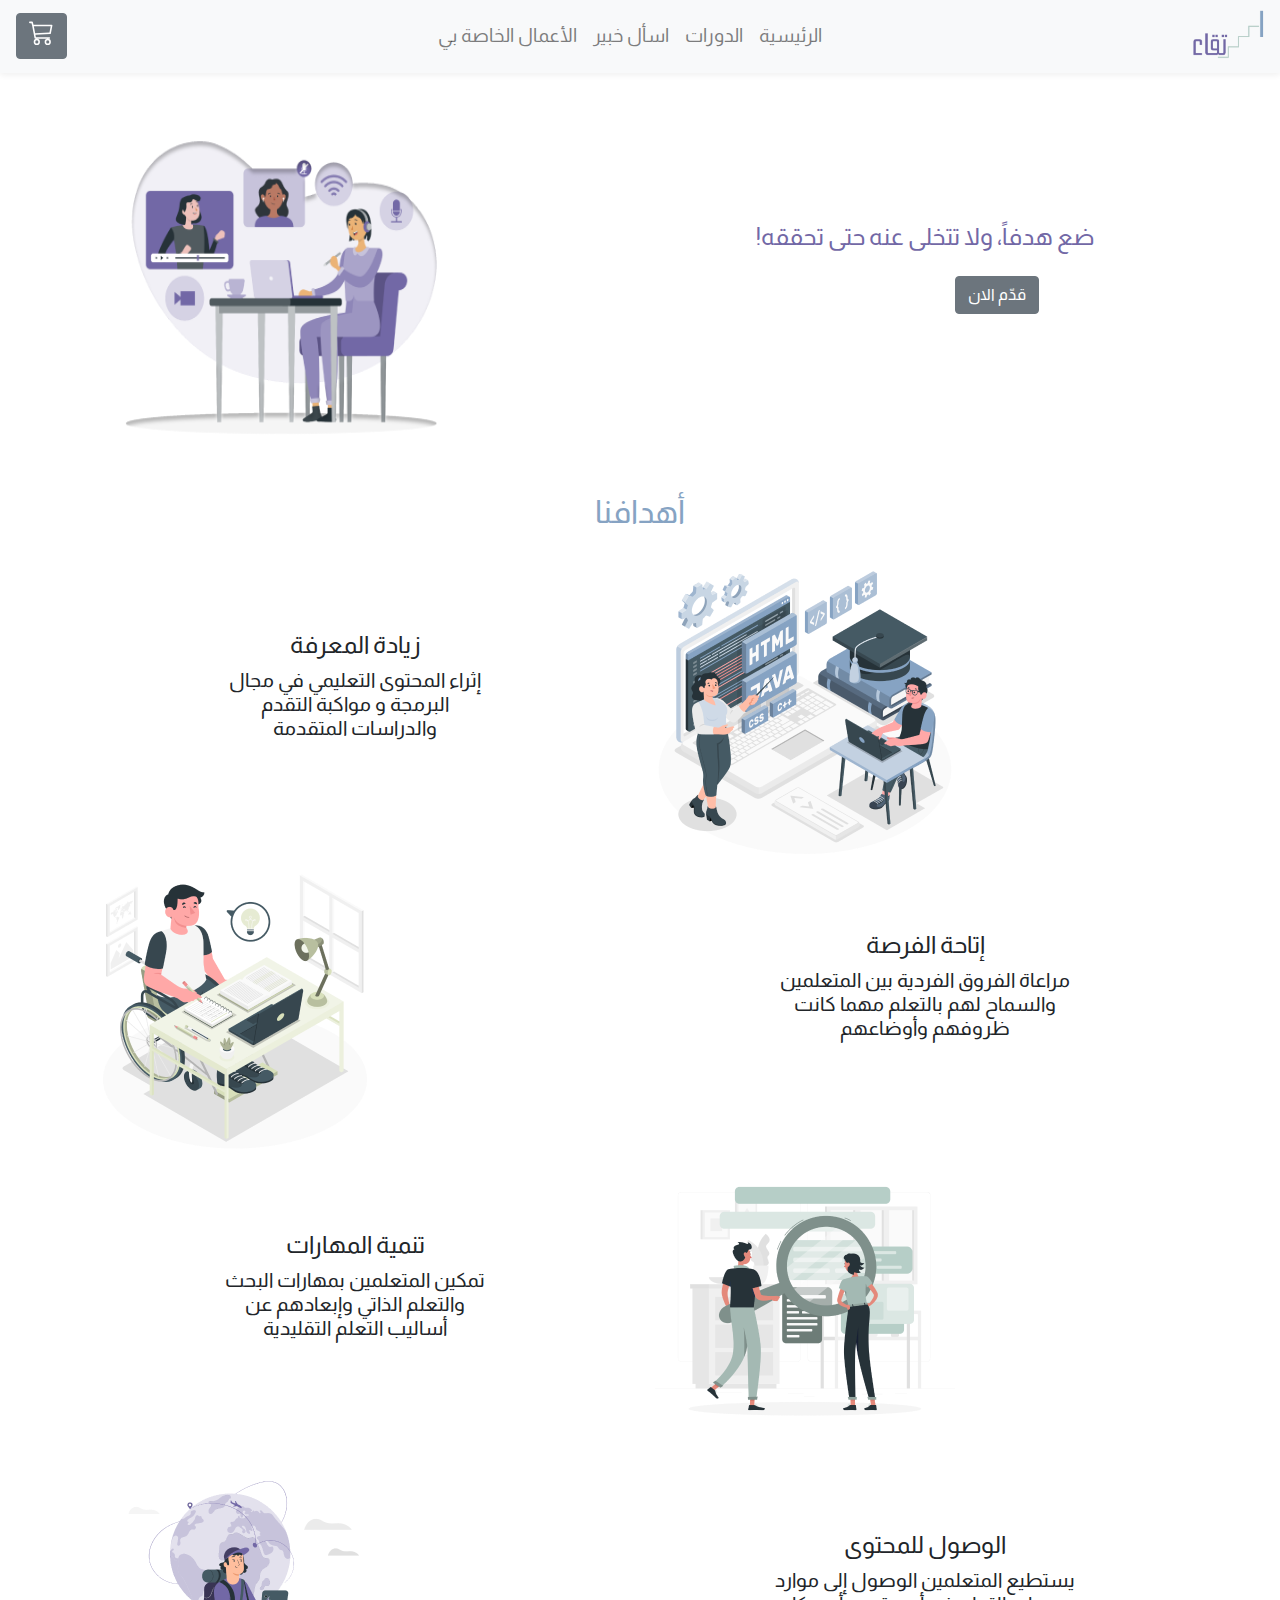
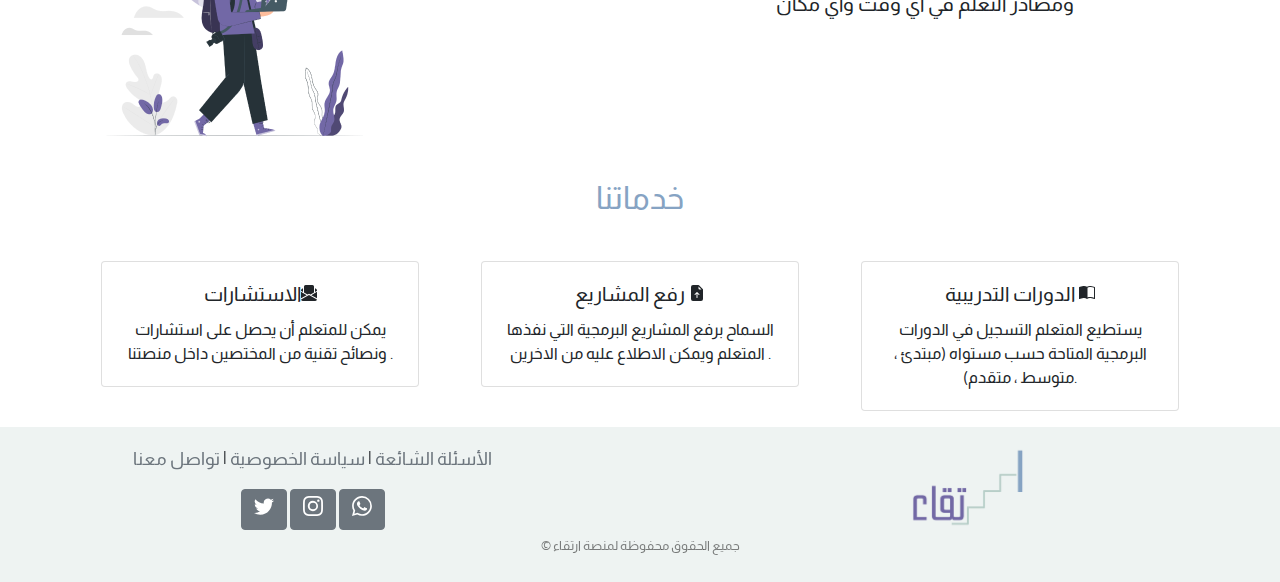
<file: code11/index.html>
<!doctype html>
<html lang="en">

<head>
    <!-- Required meta tags -->
    <meta charset="utf-8">
    <meta name="viewport" content="width=device-width, initial-scale=1, shrink-to-fit=no">
<link rel="icon" href="l.png.png" type="image/png">
    <!-- Bootstrap CSS -->
    <link rel="stylesheet" href="https://cdn.jsdelivr.net/npm/bootstrap@4.0.0/dist/css/bootstrap.min.css"
        integrity="sha384-Gn5384xqQ1aoWXA+058RXPxPg6fy4IWvTNh0E263XmFcJlSAwiGgFAW/dAiS6JXm" crossorigin="anonymous">

    <link rel="stylesheet" href="style.css">
    <title>الصفحة الرئيسية</title>
</head>

<body>
    <!-- nav -->
    <nav class="navbar navbar-expand-lg navbar-light bg-light">
        <form class="form-inline my-2 my-lg-0">
            <button class="btn btn-secondary my-2 my-sm-0"><svg xmlns="http://www.w3.org/2000/svg" width="25"
                    height="25" fill="currentColor" class="bi bi-cart3" viewBox="0 0 16 16">
                    <path
                        d="M0 1.5A.5.5 0 0 1 .5 1H2a.5.5 0 0 1 .485.379L2.89 3H14.5a.5.5 0 0 1 .49.598l-1 5a.5.5 0 0 1-.465.401l-9.397.472L4.415 11H13a.5.5 0 0 1 0 1H4a.5.5 0 0 1-.491-.408L2.01 3.607 1.61 2H.5a.5.5 0 0 1-.5-.5zM3.102 4l.84 4.479 9.144-.459L13.89 4H3.102zM5 12a2 2 0 1 0 0 4 2 2 0 0 0 0-4zm7 0a2 2 0 1 0 0 4 2 2 0 0 0 0-4zm-7 1a1 1 0 1 1 0 2 1 1 0 0 1 0-2zm7 0a1 1 0 1 1 0 2 1 1 0 0 1 0-2z">
                    </path>
                </svg></button>
        </form>
        
        <button class="navbar-toggler" type="button" data-toggle="collapse" data-target="#navbarSupportedContent"
            aria-controls="navbarSupportedContent" aria-expanded="false" aria-label="Toggle navigation">
            <span class="navbar-toggler-icon"></span>
        </button>

        <div class="collapse navbar-collapse" id="navbarSupportedContent">
            <ul class="navbar-nav mx-auto">
                <li class="nav-item">
                    <a class="nav-link" href="Expert_Page.html">الأعمال الخاصة بي</a>
                </li>
                <li class="nav-item">
                    <a class="nav-link" href="Consulting_Page.html"> اسأل خبير</a>
                </li>
                <li class="nav-item">
                    <a class="nav-link" href="course.html"> الدورات </a>
                </li>
                <li class="nav-item">
                    <a class="nav-link" href="index.html"> الرئيسية</a>
                </li>
            </ul>

            <img src="logo3.png" alt="" style="height: 1.5cm;">
        </div>
    </nav>
    <!-- nav -->

    
    <div class="container">
        
            <div class="row d-flex flex-row-reverse ">

                <div class="col" style="padding-top: 150px; ">
                      
        <h4 class="text-center" style=" margin-bottom: 10px;  color:#7268a6; text-align: right;">!ضع هدفاً، ولا تتخلى عنه حتى تحققه</h4>
           
        <p class="lead">
            <a href="sign.html" class="btn btn-secondary"style="margin: 15px 0px 0px 300px;" >قدّم الان</a>
          </p>
    
                </div>
                
                <div class="col">
                   
                <img src="1.png" class ="..."alt="" style="width: 400px;height: 400px;">
                </div>
    
            </div>

        <h2 class="text-center" style="padding: 20px; color: #86A3C3;">أهدافنا</h2>
        
        
        <div class="row d-flex flex-row-reverse ">

            <div class="col-6">
                <img src="2.png" alt="">
            </div>

            <div class="col-6">
                <br>
                <br>
                <br>
               <h4 class="text-center">زيادة المعرفة</h4>
               <h5 class="text-center">إثراء المحتوى التعليمي في مجال  <br>البرمجة و مواكبة التقدم
                <br> والدراسات المتقدمة</h5>

            </div>

        </div>


        <div class="row d-flex flex-row-reverse ">

            <div class="col">
                <br>
                <br>
                <br>
               <h4 class="text-center">إتاحة الفرصة</h4>
               <h5 class="text-center">مراعاة الفروق الفردية بين المتعلمين<br> والسماح لهم بالتعلم مهما كانت<br> ظروفهم وأوضاعهم</h5>
            </div>

            <div class="col">
                <div class=""><img src="3.png" alt=""></div>
            </div>

        </div>


        <div class="row d-flex flex-row-reverse ">

            <div class="col">
                <div class=""><img src="4.png" alt=""></div>
            </div>

            <div class="col">
                <br>
                <br>
                <br>
               <h4 class="text-center"> تنمية المهارات</h4>
               <h5 class="text-center">تمكين المتعلمين بمهارات البحث <br>والتعلم الذاتي وإبعادهم عن<br> أساليب التعلم التقليدية</h5>
            </div>

        </div>


        <div class="row d-flex flex-row-reverse ">

            <div class="col">
                <br>
                <br>
                <br>
               <h4 class="text-center">الوصول للمحتوى</h4>
               <h5 class="text-center">يستطيع المتعلمين الوصول إلى موارد<br> ومصادر التعلم في أي وقت وأي مكان</h5>
            </div>

            <div class="col">
                <div class=""><img src="5.png" alt=""></div>
            </div>

        </div>


        <h2 class="text-center" style="padding: 20px; color: #86A3C3;">خدماتنا</h2>
        
        <div class="row d-flex flex-row-reverse text-center ">

            <div class="col m-3">
                <div class="card">
                    <div class="card-body">
                      <h5 class="card-title">الدورات التدريبية <svg xmlns="http://www.w3.org/2000/svg" width="16" height="16" fill="currentColor" class="bi bi-book-half" viewBox="0 0 16 16">
                        <path d="M8.5 2.687c.654-.689 1.782-.886 3.112-.752 1.234.124 2.503.523 3.388.893v9.923c-.918-.35-2.107-.692-3.287-.81-1.094-.111-2.278-.039-3.213.492V2.687zM8 1.783C7.015.936 5.587.81 4.287.94c-1.514.153-3.042.672-3.994 1.105A.5.5 0 0 0 0 2.5v11a.5.5 0 0 0 .707.455c.882-.4 2.303-.881 3.68-1.02 1.409-.142 2.59.087 3.223.877a.5.5 0 0 0 .78 0c.633-.79 1.814-1.019 3.222-.877 1.378.139 2.8.62 3.681 1.02A.5.5 0 0 0 16 13.5v-11a.5.5 0 0 0-.293-.455c-.952-.433-2.48-.952-3.994-1.105C10.413.809 8.985.936 8 1.783z"/>
                      </svg></h5>
                      <p class="card-text">يستطيع المتعلم التسجيل في الدورات البرمجية المتاحة حسب مستواه (مبتدئ ، متوسط ، متقدم).</p>
                    </div>
                  </div>
            </div>

            <div class="col m-3">
                <div class="card">
                    <div class="card-body">
                      <h5 class="card-title">رفع المشاريع <svg xmlns="http://www.w3.org/2000/svg" width="16" height="16" fill="currentColor" class="bi bi-file-earmark-arrow-up-fill" viewBox="0 0 16 16">
                        <path d="M9.293 0H4a2 2 0 0 0-2 2v12a2 2 0 0 0 2 2h8a2 2 0 0 0 2-2V4.707A1 1 0 0 0 13.707 4L10 .293A1 1 0 0 0 9.293 0zM9.5 3.5v-2l3 3h-2a1 1 0 0 1-1-1zM6.354 9.854a.5.5 0 0 1-.708-.708l2-2a.5.5 0 0 1 .708 0l2 2a.5.5 0 0 1-.708.708L8.5 8.707V12.5a.5.5 0 0 1-1 0V8.707L6.354 9.854z"/>
                      </svg></h5>
                      <p class="card-text">السماح برفع المشاريع البرمجية التي نفذها المتعلم ويمكن الاطلاع عليه من الاخرين .</p>
                    </div>
                  </div>
            </div>

            <div class="col m-3">
                <div class="card">
                    <div class="card-body">
                      <h5 class="card-title">الاستشارات<svg xmlns="http://www.w3.org/2000/svg" width="16" height="16" fill="currentColor" class="bi bi-envelope-paper-fill" viewBox="0 0 16 16">
                        <path fill-rule="evenodd" d="M6.5 9.5 3 7.5v-6A1.5 1.5 0 0 1 4.5 0h7A1.5 1.5 0 0 1 13 1.5v6l-3.5 2L8 8.75l-1.5.75ZM1.059 3.635 2 3.133v3.753L0 5.713V5.4a2 2 0 0 1 1.059-1.765ZM16 5.713l-2 1.173V3.133l.941.502A2 2 0 0 1 16 5.4v.313Zm0 1.16-5.693 3.337L16 13.372v-6.5Zm-8 3.199 7.941 4.412A2 2 0 0 1 14 16H2a2 2 0 0 1-1.941-1.516L8 10.072Zm-8 3.3 5.693-3.162L0 6.873v6.5Z"/>
                      </svg></h5>
                      <p class="card-text">يمكن للمتعلم أن يحصل على استشارات ونصائح تقنية من المختصين داخل منصتنا .</p>
                    </div>
                  </div>
            </div>

        </div>
    </div>




    <!-- footer  -->

    <div class="footer">
        <div class="row" style="padding-top: 0.5cm;">

            <div class="col">
                <p>
                    <a href="#" class="text-secondary">الأسئلة الشائعة</a>
                    |
                    <a href="#" class="text-secondary">سياسة الخصوصية</a>
                    |
                    <a href="#" class="text-secondary">تواصل معنا</a>
                </p>
                <button class="btn btn-secondary">

                    <svg xmlns="http://www.w3.org/2000/svg" width="20" height="20" fill="currentColor"
                        class="bi bi-twitter" viewBox="0 0 16 16">
                        <path
                            d="M5.026 15c6.038 0 9.341-5.003 9.341-9.334 0-.14 0-.282-.006-.422A6.685 6.685 0 0 0 16 3.542a6.658 6.658 0 0 1-1.889.518 3.301 3.301 0 0 0 1.447-1.817 6.533 6.533 0 0 1-2.087.793A3.286 3.286 0 0 0 7.875 6.03a9.325 9.325 0 0 1-6.767-3.429 3.289 3.289 0 0 0 1.018 4.382A3.323 3.323 0 0 1 .64 6.575v.045a3.288 3.288 0 0 0 2.632 3.218 3.203 3.203 0 0 1-.865.115 3.23 3.23 0 0 1-.614-.057 3.283 3.283 0 0 0 3.067 2.277A6.588 6.588 0 0 1 .78 13.58a6.32 6.32 0 0 1-.78-.045A9.344 9.344 0 0 0 5.026 15z" />
                    </svg>
                </button>

                <button class="btn btn-secondary">

                    <svg xmlns="http://www.w3.org/2000/svg" width="20" height="20" fill="currentColor"
                        class="bi bi-instagram" viewBox="0 0 16 16">
                        <path
                            d="M8 0C5.829 0 5.556.01 4.703.048 3.85.088 3.269.222 2.76.42a3.917 3.917 0 0 0-1.417.923A3.927 3.927 0 0 0 .42 2.76C.222 3.268.087 3.85.048 4.7.01 5.555 0 5.827 0 8.001c0 2.172.01 2.444.048 3.297.04.852.174 1.433.372 1.942.205.526.478.972.923 1.417.444.445.89.719 1.416.923.51.198 1.09.333 1.942.372C5.555 15.99 5.827 16 8 16s2.444-.01 3.298-.048c.851-.04 1.434-.174 1.943-.372a3.916 3.916 0 0 0 1.416-.923c.445-.445.718-.891.923-1.417.197-.509.332-1.09.372-1.942C15.99 10.445 16 10.173 16 8s-.01-2.445-.048-3.299c-.04-.851-.175-1.433-.372-1.941a3.926 3.926 0 0 0-.923-1.417A3.911 3.911 0 0 0 13.24.42c-.51-.198-1.092-.333-1.943-.372C10.443.01 10.172 0 7.998 0h.003zm-.717 1.442h.718c2.136 0 2.389.007 3.232.046.78.035 1.204.166 1.486.275.373.145.64.319.92.599.28.28.453.546.598.92.11.281.24.705.275 1.485.039.843.047 1.096.047 3.231s-.008 2.389-.047 3.232c-.035.78-.166 1.203-.275 1.485a2.47 2.47 0 0 1-.599.919c-.28.28-.546.453-.92.598-.28.11-.704.24-1.485.276-.843.038-1.096.047-3.232.047s-2.39-.009-3.233-.047c-.78-.036-1.203-.166-1.485-.276a2.478 2.478 0 0 1-.92-.598 2.48 2.48 0 0 1-.6-.92c-.109-.281-.24-.705-.275-1.485-.038-.843-.046-1.096-.046-3.233 0-2.136.008-2.388.046-3.231.036-.78.166-1.204.276-1.486.145-.373.319-.64.599-.92.28-.28.546-.453.92-.598.282-.11.705-.24 1.485-.276.738-.034 1.024-.044 2.515-.045v.002zm4.988 1.328a.96.96 0 1 0 0 1.92.96.96 0 0 0 0-1.92zm-4.27 1.122a4.109 4.109 0 1 0 0 8.217 4.109 4.109 0 0 0 0-8.217zm0 1.441a2.667 2.667 0 1 1 0 5.334 2.667 2.667 0 0 1 0-5.334z" />
                    </svg>
                </button>

                <button class="btn btn-secondary">

                    <svg xmlns="http://www.w3.org/2000/svg" width="20" height="20" fill="currentColor"
                        class="bi bi-whatsapp" viewBox="0 0 16 16">
                        <path
                            d="M13.601 2.326A7.854 7.854 0 0 0 7.994 0C3.627 0 .068 3.558.064 7.926c0 1.399.366 2.76 1.057 3.965L0 16l4.204-1.102a7.933 7.933 0 0 0 3.79.965h.004c4.368 0 7.926-3.558 7.93-7.93A7.898 7.898 0 0 0 13.6 2.326zM7.994 14.521a6.573 6.573 0 0 1-3.356-.92l-.24-.144-2.494.654.666-2.433-.156-.251a6.56 6.56 0 0 1-1.007-3.505c0-3.626 2.957-6.584 6.591-6.584a6.56 6.56 0 0 1 4.66 1.931 6.557 6.557 0 0 1 1.928 4.66c-.004 3.639-2.961 6.592-6.592 6.592zm3.615-4.934c-.197-.099-1.17-.578-1.353-.646-.182-.065-.315-.099-.445.099-.133.197-.513.646-.627.775-.114.133-.232.148-.43.05-.197-.1-.836-.308-1.592-.985-.59-.525-.985-1.175-1.103-1.372-.114-.198-.011-.304.088-.403.087-.088.197-.232.296-.346.1-.114.133-.198.198-.33.065-.134.034-.248-.015-.347-.05-.099-.445-1.076-.612-1.47-.16-.389-.323-.335-.445-.34-.114-.007-.247-.007-.38-.007a.729.729 0 0 0-.529.247c-.182.198-.691.677-.691 1.654 0 .977.71 1.916.81 2.049.098.133 1.394 2.132 3.383 2.992.47.205.84.326 1.129.418.475.152.904.129 1.246.08.38-.058 1.171-.48 1.338-.943.164-.464.164-.86.114-.943-.049-.084-.182-.133-.38-.232z" />
                    </svg>
                </button>
            </div>

            <div class="col">
                <img src="logo3.png" style="width: 3cm;">
            </div>
        </div>

        <div class="credit"> &copy; جميع الحقوق محفوظة لمنصة ارتقاء
        </div>
        <br>
    </div>
    <!--  -->
    <!-- Optional JavaScript -->
    <!-- jQuery first, then Popper.js, then Bootstrap JS -->
    <script src="https://code.jquery.com/jquery-3.2.1.slim.min.js"
        integrity="sha384-KJ3o2DKtIkvYIK3UENzmM7KCkRr/rE9/Qpg6aAZGJwFDMVNA/GpGFF93hXpG5KkN"
        crossorigin="anonymous"></script>
    <script src="https://cdn.jsdelivr.net/npm/popper.js@1.12.9/dist/umd/popper.min.js"
        integrity="sha384-ApNbgh9B+Y1QKtv3Rn7W3mgPxhU9K/ScQsAP7hUibX39j7fakFPskvXusvfa0b4Q"
        crossorigin="anonymous"></script>
    <script src="https://cdn.jsdelivr.net/npm/bootstrap@4.0.0/dist/js/bootstrap.min.js"
        integrity="sha384-JZR6Spejh4U02d8jOt6vLEHfe/JQGiRRSQQxSfFWpi1MquVdAyjUar5+76PVCmYl"
        crossorigin="anonymous"></script>
</body>

</html>
</file>
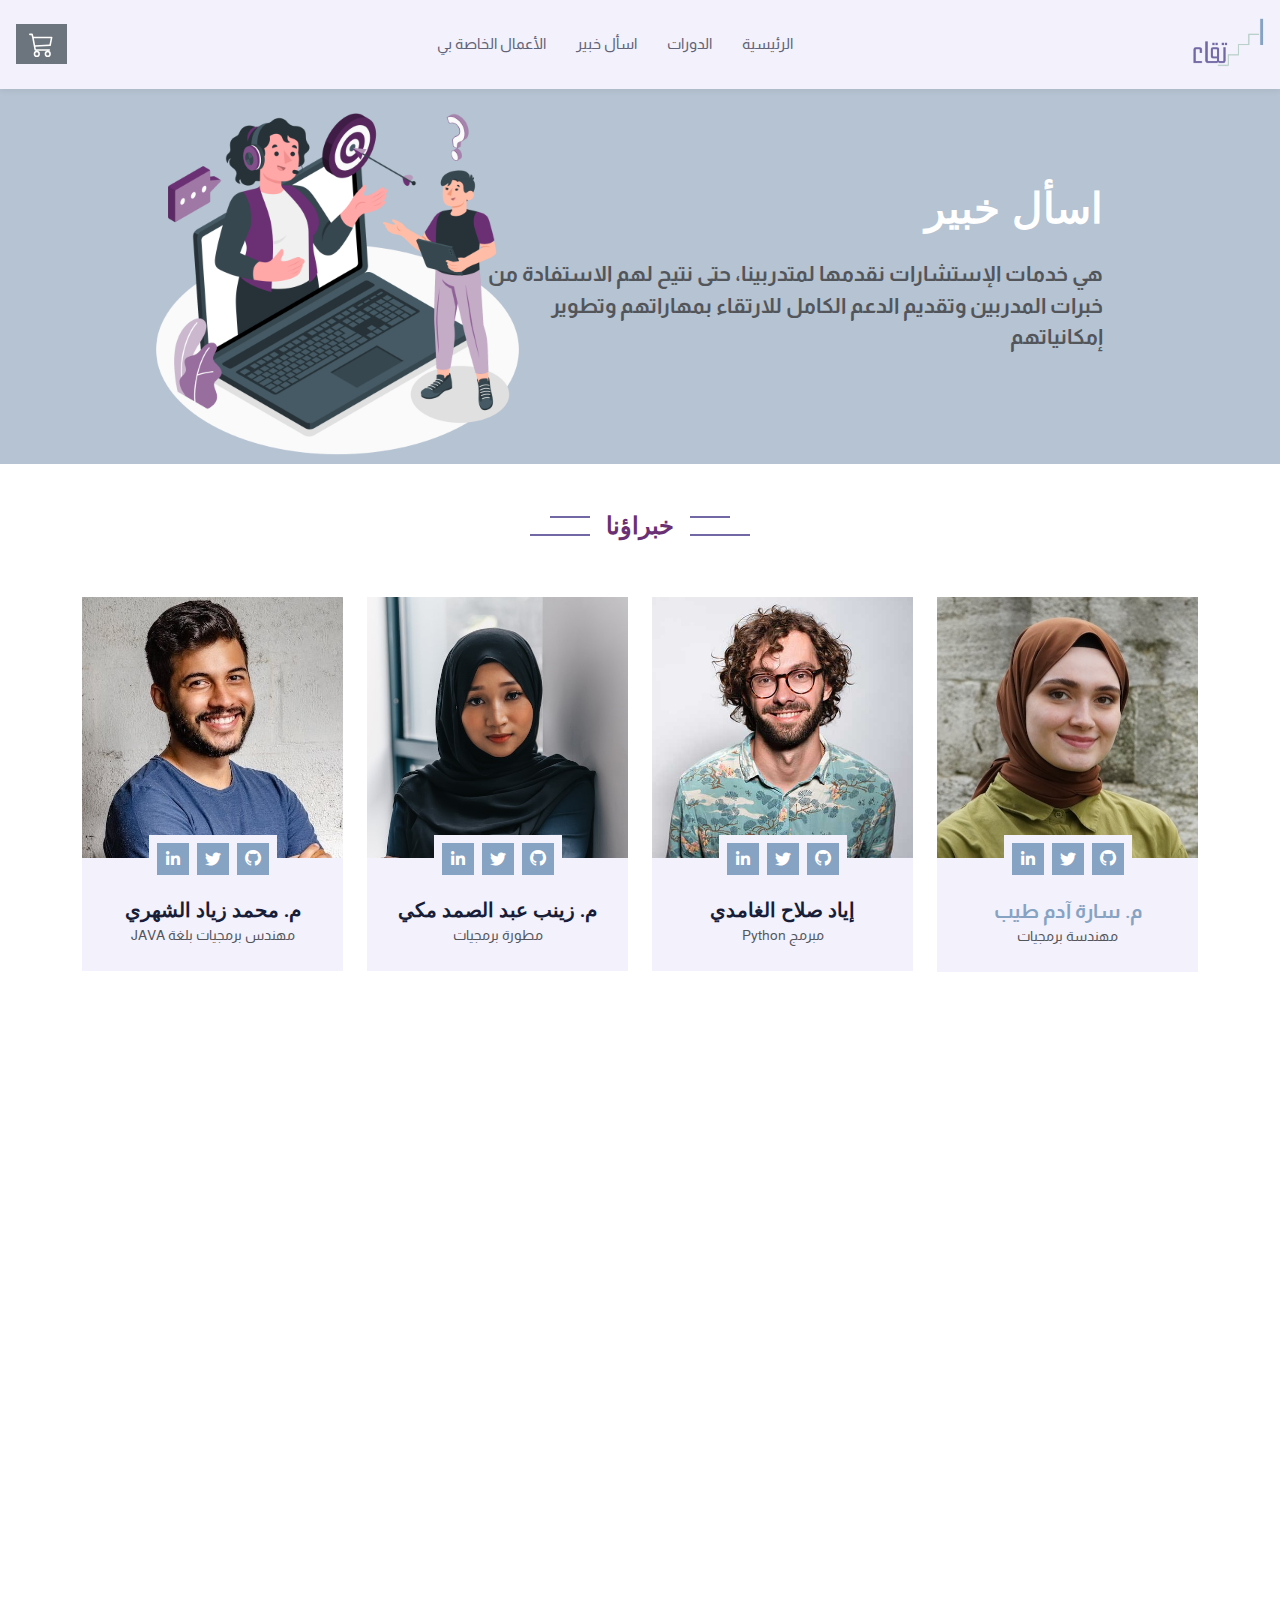
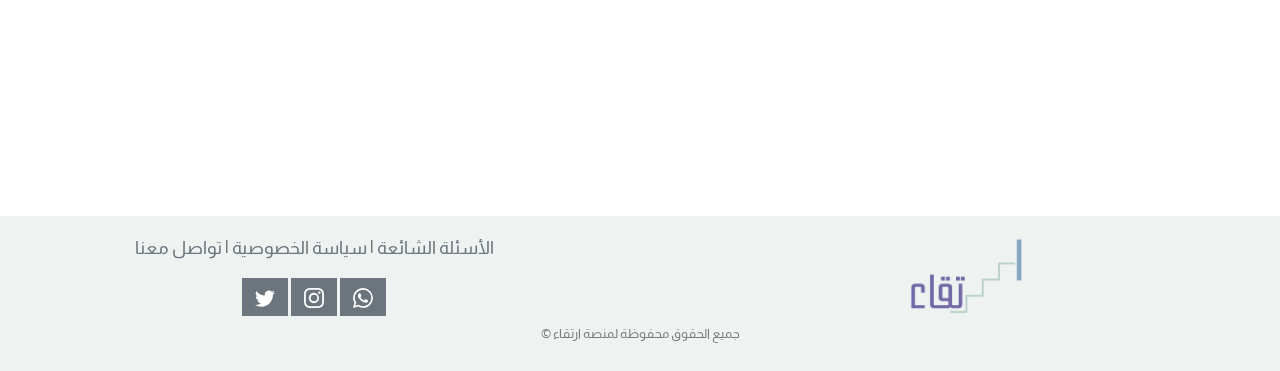
<file: code11/Consulting_Page.html>
<!DOCTYPE html>
<html lang="en">

<head>
    <meta charset="utf-8">
     <!-- Bootstrap CSS -->
     <link rel="stylesheet" href="https://cdn.jsdelivr.net/npm/bootstrap@4.0.0/dist/css/bootstrap.min.css"
     integrity="sha384-Gn5384xqQ1aoWXA+058RXPxPg6fy4IWvTNh0E263XmFcJlSAwiGgFAW/dAiS6JXm" crossorigin="anonymous">
     <link rel="icon" href="l.png.png" type="image/png">
 <link rel="stylesheet" href="style.css">
    <title>استشارات</title>
    <meta content="width=device-width, initial-scale=1.0" name="viewport">
    <meta content="" name="keywords">
    <meta content="" name="description">

    <!-- Favicon -->
    

    <!-- Google Web Fonts -->
    <link rel="preconnect" href="https://fonts.googleapis.com">
    <link rel="preconnect" href="https://fonts.gstatic.com" crossorigin>
    <link href="https://fonts.googleapis.com/css2?family=Heebo:wght@400;500;600&family=Nunito:wght@600;700;800&display=swap" rel="stylesheet">

    <!-- Icon Font Stylesheet -->
    <link href="https://cdnjs.cloudflare.com/ajax/libs/font-awesome/5.10.0/css/all.min.css" rel="stylesheet">
    <link href="https://cdn.jsdelivr.net/npm/bootstrap-icons@1.4.1/font/bootstrap-icons.css" rel="stylesheet">

    <!-- Libraries Stylesheet -->
    <link href="lib/animate/animate.min.css" rel="stylesheet">
    <link href="lib/owlcarousel/assets/owl.carousel.min.css" rel="stylesheet">

    <!-- Customized Bootstrap Stylesheet -->
    <link href="css/bootstrap.min.css" rel="stylesheet">

    <!-- Template Stylesheet -->
    <link href="css/style.css" rel="stylesheet">
</head>

<body>
    <!-- Spinner Start -->
    <div id="spinner" class="show bg-white position-fixed translate-middle w-100 vh-100 top-50 start-50 d-flex align-items-center justify-content-center">
        <div class="spinner-border text-primary" style="width: 3rem; height: 3rem;" role="status">
            <span class="sr-only">Loading...</span>
        </div>
    </div>
    <!-- Spinner End -->

    <nav class="navbar navbar-expand-lg navbar-light bg-light">
        <form class="form-inline my-2 my-lg-0">
            <button class="btn btn-secondary my-2 my-sm-0"><svg xmlns="http://www.w3.org/2000/svg" width="25"
                    height="25" fill="currentColor" class="bi bi-cart3" viewBox="0 0 16 16">
                    <path
                        d="M0 1.5A.5.5 0 0 1 .5 1H2a.5.5 0 0 1 .485.379L2.89 3H14.5a.5.5 0 0 1 .49.598l-1 5a.5.5 0 0 1-.465.401l-9.397.472L4.415 11H13a.5.5 0 0 1 0 1H4a.5.5 0 0 1-.491-.408L2.01 3.607 1.61 2H.5a.5.5 0 0 1-.5-.5zM3.102 4l.84 4.479 9.144-.459L13.89 4H3.102zM5 12a2 2 0 1 0 0 4 2 2 0 0 0 0-4zm7 0a2 2 0 1 0 0 4 2 2 0 0 0 0-4zm-7 1a1 1 0 1 1 0 2 1 1 0 0 1 0-2zm7 0a1 1 0 1 1 0 2 1 1 0 0 1 0-2z">
                    </path>
                </svg></button>
        </form>
        
        <button class="navbar-toggler" type="button" data-toggle="collapse" data-target="#navbarSupportedContent"
            aria-controls="navbarSupportedContent" aria-expanded="false" aria-label="Toggle navigation">
            <span class="navbar-toggler-icon"></span>
        </button>

        <div class="collapse navbar-collapse" id="navbarSupportedContent">
            <ul class="navbar-nav mx-auto">
                <li class="nav-item">
                    <a class="nav-link" href="Expert_Page.html">الأعمال الخاصة بي</a>
                </li>
                <li class="nav-item">
                    <a class="nav-link" href="Consulting_Page.html"> اسأل خبير</a>
                </li>
                <li class="nav-item">
                    <a class="nav-link" href="course.html"> الدورات </a>
                </li>
                <li class="nav-item">
                    <a class="nav-link" href="index.html"> الرئيسية</a>
                </li>
            </ul>

            <img src="logo3.png" alt="" style="height: 1.5cm;">
        </div>
    </nav>
    <!-- nav -->


    <!-- Header Start -->
    <div class="container-xxl bg-primary py-5 mb-8 page-header">
        <div class="container py-5">
            <div class="row justify-content-center">
                <div class="col-lg-10 text-center">   
                    <div style="position: relative; margin-left: 300px;">
                         <h4 class="display-3 text-white animated slideInDown" style="text-align: right; font-size: 260%; ;">اسأل خبير</h4>
                    <pre></pre>
                         <p style="text-align: right; font-size: 130%; font-style:normal; font-weight: bold;">هي خدمات الإستشارات نقدمها لمتدربينا، حتى نتيح لهم الاستفادة من خبرات المدربين 
                         وتقديم الدعم الكامل للارتقاء بمهاراتهم وتطوير إمكانياتهم   </p></div>
                    <!-- <nav aria-label="breadcrumb">
                        <ol class="breadcrumb justify-content-center">
                            <li class="breadcrumb-item"><a class="text-white" href="#">Home</a></li>
                            <li class="breadcrumb-item"><a class="text-white" href="#">Pages</a></li>
                            <li class="breadcrumb-item text-white active" aria-current="page">Team</li>
                        </ol>
                    </nav>-->
                </div>
            </div>
        </div>
    </div>
    <!-- Header End -->


    <!-- Team Start -->
    <div class="container-xxl py-5">
        <div class="container">
            <div class="text-center wow fadeInUp" data-wow-delay="0.1s">
                <h4 class="section-title bg-white text-center text-primary px-3">خبراؤنا</h4>
                <h1 class="mb-5" ></h1>
            </div>
            <div class="row g-4">
                <div class="col-lg-3 col-md-6 wow fadeInUp" data-wow-delay="0.1s">
                    <div class="team-item bg-light">
                        <div class="overflow-hidden">
                            <img class="img-fluid" src="img/photo1.jpeg" alt="">
                        </div>
                        <div class="position-relative d-flex justify-content-center" style="margin-top: -23px;">
                            <div class="bg-light d-flex justify-content-center pt-2 px-1">
                                <a class="btn btn-sm-square btn-primary mx-1" href=""><i class="fab fa-linkedin-in"></i></a>
                                <a class="btn btn-sm-square btn-primary mx-1" href=""><i class="fab fa-twitter"></i></a>
                                <a class="btn btn-sm-square btn-primary mx-1" href=""><i class="bi bi-github"></i></a>
                            </div>
                        </div>
                       <div class="text-center p-4">
                            <h5 class="mb-0">م. محمد زياد الشهري</h5>
                            <small>JAVA مهندس برمجيات بلغة </small>
                        </div>
                    </div>
                </div>
                <div class="col-lg-3 col-md-6 wow fadeInUp" data-wow-delay="0.3s">
                    <div class="team-item bg-light">
                        <div class="overflow-hidden">
                            <img class="img-fluid" src="img/photo6.jpg" alt="">
                        </div>
                        <div class="position-relative d-flex justify-content-center" style="margin-top: -23px;">
                            <div class="bg-light d-flex justify-content-center pt-2 px-1">
                                <a class="btn btn-sm-square btn-primary mx-1" href=""><i class="fab fa-linkedin-in"></i></a>
                                <a class="btn btn-sm-square btn-primary mx-1" href=""><i class="fab fa-twitter"></i></a>
                                <a class="btn btn-sm-square btn-primary mx-1" href=""><i class="bi bi-github"></i></a>
                            </div>
                        </div>
                        <div class="text-center p-4">
                            <h5 class="mb-0">م. زينب عبد الصمد مكي</h5>
                            <small>مطورة برمجيات</small>
                        </div>
                    </div>
                </div>
                <div class="col-lg-3 col-md-6 wow fadeInUp" data-wow-delay="0.5s">
                    <div class="team-item bg-light">
                        <div class="overflow-hidden">
                            <img class="img-fluid" src="img/team-3.jpg" alt="">
                        </div>
                        <div class="position-relative d-flex justify-content-center" style="margin-top: -23px;">
                            <div class="bg-light d-flex justify-content-center pt-2 px-1">
                                <a class="btn btn-sm-square btn-primary mx-1" href=""><i class="fab fa-linkedin-in"></i></a>
                                <a class="btn btn-sm-square btn-primary mx-1" href=""><i class="fab fa-twitter"></i></a>
                                <a class="btn btn-sm-square btn-primary mx-1" href=""><i class="bi bi-github"></i></a>
                            </div>
                        </div>
                        <div class="text-center p-4">
                            <h5 class="mb-0">إياد صلاح الغامدي</h5>
                            <small>Python مبرمج</small>
                        </div>
                    </div>
                </div>
                <div class="col-lg-3 col-md-6 wow fadeInUp" data-wow-delay="0.7s">
                    <div class="team-item bg-light">
                        <div class="overflow-hidden">
                            <img class="img-fluid" src="img/photo7.jpg" alt="">
                        </div>
                        <div class="position-relative d-flex justify-content-center" style="margin-top: -23px;">
                            <div class="bg-light d-flex justify-content-center pt-2 px-1">
                                <a class="btn btn-sm-square btn-primary mx-1" href=""><i class="fab fa-linkedin-in"></i></a>
                                <a class="btn btn-sm-square btn-primary mx-1" href=""><i class="fab fa-twitter"></i></a>
                                <a class="btn btn-sm-square btn-primary mx-1" href=""><i class="bi bi-github"></i></a>
                            </div>
                        </div>
                        <div class="text-center p-4">
                            <h5 class="mb-0"><a href="Expert_Page.html">م. سارة آدم طيب </a></h5>
                            <small>مهندسة برمجيات</small>
                        </div>
                    </div>
                </div>
                <div class="col-lg-3 col-md-6 wow fadeInUp" data-wow-delay="0.1s">
                    <div class="team-item bg-light">
                        <div class="overflow-hidden">
                            <img class="img-fluid" src="img/photo4.jpg" alt="">
                        </div>
                        <div class="position-relative d-flex justify-content-center" style="margin-top: -23px;">
                            <div class="bg-light d-flex justify-content-center pt-2 px-1">
                                <a class="btn btn-sm-square btn-primary mx-1" href=""><i class="fab fa-linkedin-in"></i></a>
                                <a class="btn btn-sm-square btn-primary mx-1" href=""><i class="fab fa-twitter"></i></a>
                                <a class="btn btn-sm-square btn-primary mx-1" href=""><i class="bi bi-github"></i></a>
                            </div>
                        </div>
                        <div class="text-center p-4">
                            <h5 class="mb-0">م. عمار علي خان</h5>
                            <small>PHP & JavaScript مبرمج</small>
                        </div>
                    </div>
                </div>
                <div class="col-lg-3 col-md-6 wow fadeInUp" data-wow-delay="0.3s">
                    <div class="team-item bg-light">
                        <div class="overflow-hidden">
                            <img class="img-fluid" src="img/photo8.jpg" alt="">
                        </div>
                        <div class="position-relative d-flex justify-content-center" style="margin-top: -23px;">
                            <div class="bg-light d-flex justify-content-center pt-2 px-1">
                                <a class="btn btn-sm-square btn-primary mx-1" href=""><i class="fab fa-linkedin-in"></i></a>
                                <a class="btn btn-sm-square btn-primary mx-1" href=""><i class="fab fa-twitter"></i></a>
                                <a class="btn btn-sm-square btn-primary mx-1" href=""><i class="bi bi-github"></i></a>
                            </div>
                        </div>
                        <div class="text-center p-4">
                            <h5 class="mb-0">م. أمينة عماد ذكي</h5>
                            <small>مطورة ويب</small>
                        </div>
                    </div>
                </div>
                <div class="col-lg-3 col-md-6 wow fadeInUp" data-wow-delay="0.5s">
                    <div class="team-item bg-light">
                        <div class="overflow-hidden">
                            <img class="img-fluid" src="img/photo3.jpg" alt="">
                        </div>
                        <div class="position-relative d-flex justify-content-center" style="margin-top: -23px;">
                            <div class="bg-light d-flex justify-content-center pt-2 px-1">
                                <a class="btn btn-sm-square btn-primary mx-1" href=""><i class="fab fa-linkedin-in"></i></a>
                                <a class="btn btn-sm-square btn-primary mx-1" href=""><i class="fab fa-twitter"></i></a>
                                <a class="btn btn-sm-square btn-primary mx-1" href=""><i class="bi bi-github"></i></a>
                            </div>
                        </div>
                        <div class="text-center p-4">
                            <h5 class="mb-0">م.أندرو بنجامين </h5>
                            <small>Flutter مبرمج تطبيقات باستخدام </small>
                        </div>
                    </div>
                </div>
                <div class="col-lg-3 col-md-6 wow fadeInUp" data-wow-delay="0.5s">
                    <div class="team-item bg-light">
                        <div class="overflow-hidden">
                            <img class="img-fluid" src="img/photo9.jpg" alt="">
                        </div>
                        <div class="position-relative d-flex justify-content-center" style="margin-top: -23px;">
                            <div class="bg-light d-flex justify-content-center pt-2 px-1">
                                <a class="btn btn-sm-square btn-primary mx-1" href=""><i class="fab fa-linkedin-in"></i></a>
                                <a class="btn btn-sm-square btn-primary mx-1" href=""><i class="fab fa-twitter"></i></a>
                                <a class="btn btn-sm-square btn-primary mx-1" href=""><i class="bi bi-github"></i></a>
                            </div>
                        </div>
                        <div class="text-center p-4">
                            <h5 class="mb-0">م.زيك سيباتشيان </h5>
                            <small>مهندس برمجيات</small>
                        </div>
                    </div>
                </div>
                <div class="col-lg-3 col-md-6 wow fadeInUp" data-wow-delay="0.5s">
                    <div class="team-item bg-light">
                        <div class="overflow-hidden">
                            <img class="img-fluid" src="img/photo10.jpg" alt="">
                        </div>
                        <div class="position-relative d-flex justify-content-center" style="margin-top: -23px;">
                            <div class="bg-light d-flex justify-content-center pt-2 px-1">
                                <a class="btn btn-sm-square btn-primary mx-1" href=""><i class="fab fa-linkedin-in"></i></a>
                                <a class="btn btn-sm-square btn-primary mx-1" href=""><i class="fab fa-twitter"></i></a>
                                <a class="btn btn-sm-square btn-primary mx-1" href=""><i class="bi bi-github"></i></a>
                            </div>
                        </div>
                        <div class="text-center p-4">
                            <h5 class="mb-0">م. نسرين زيد المنصوري </h5>
                            <small> R مبرمجة لغة</small>
                        </div>
                    </div>
                </div>
                <div class="col-lg-3 col-md-6 wow fadeInUp" data-wow-delay="0.5s">
                    <div class="team-item bg-light">
                        <div class="overflow-hidden">
                            <img class="img-fluid" src="img/photo12.jpg" alt="">
                        </div>
                        <div class="position-relative d-flex justify-content-center" style="margin-top: -23px;">
                            <div class="bg-light d-flex justify-content-center pt-2 px-1">
                                <a class="btn btn-sm-square btn-primary mx-1" href=""><i class="fab fa-linkedin-in"></i></a>
                                <a class="btn btn-sm-square btn-primary mx-1" href=""><i class="fab fa-twitter"></i></a>
                                <a class="btn btn-sm-square btn-primary mx-1" href=""><i class="bi bi-github"></i></a>
                            </div>
                        </div>
                        <div class="text-center p-4">
                            <h5 class="mb-0">م. لورا هلن </h5>
                            <small>Flutter مبرمجة تطبيقات باستخدام </small>
                        </div>
                    </div>
                </div>
                <div class="col-lg-3 col-md-6 wow fadeInUp" data-wow-delay="0.5s">
                    <div class="team-item bg-light">
                        <div class="overflow-hidden">
                            <img class="img-fluid" src="img/photo2.jpg" alt="">
                        </div>
                        <div class="position-relative d-flex justify-content-center" style="margin-top: -23px;">
                            <div class="bg-light d-flex justify-content-center pt-2 px-1">
                                <a class="btn btn-sm-square btn-primary mx-1" href=""><i class="fab fa-linkedin-in"></i></a>
                                <a class="btn btn-sm-square btn-primary mx-1" href=""><i class="fab fa-twitter"></i></a>
                                <a class="btn btn-sm-square btn-primary mx-1" href=""><i class="bi bi-github"></i></a>
                            </div>
                        </div>
                        <div class="text-center p-4">
                            <h5 class="mb-0">م. مصطفى خالد الاحمري </h5>
                            <small> مطور ويب  </small>
                        </div>
                    </div>
                </div>
                <div class="col-lg-3 col-md-6 wow fadeInUp" data-wow-delay="0.7s">
                    <div class="team-item bg-light">
                        <div class="overflow-hidden">
                            <img class="img-fluid" src="img/team-1.jpg" alt="">
                        </div>
                        <div class="position-relative d-flex justify-content-center" style="margin-top: -23px;">
                            <div class="bg-light d-flex justify-content-center pt-2 px-1">
                                <a class="btn btn-sm-square btn-primary mx-1" href=""><i class="fab fa-linkedin-in"></i></a>
                                <a class="btn btn-sm-square btn-primary mx-1" href=""><i class="fab fa-twitter"></i></a>
                                <a class="btn btn-sm-square btn-primary mx-1" href=""><i class="bi bi-github"></i></a>
                            </div>
                        </div>
                        <div class="text-center p-4">
                            <h5 class="mb-0">م. بيتر هانسون</h5>
                            <small>Python مبرمج </small>
                        </div>
                    </div>
                </div>
            </div>
        </div>
    </div>
    <!-- Team End -->
        


    <div class="footer">
        <div class="row" style="padding-top: 0.5cm;">

            <div class="col">
                <p>
                    <a href="#" class="text-secondary">الأسئلة الشائعة</a>
                    |
                    <a href="#" class="text-secondary">سياسة الخصوصية</a>
                    |
                    <a href="#" class="text-secondary">تواصل معنا</a>
                </p>
                <button class="btn btn-secondary">

                    <svg xmlns="http://www.w3.org/2000/svg" width="20" height="20" fill="currentColor"
                        class="bi bi-twitter" viewBox="0 0 16 16">
                        <path
                            d="M5.026 15c6.038 0 9.341-5.003 9.341-9.334 0-.14 0-.282-.006-.422A6.685 6.685 0 0 0 16 3.542a6.658 6.658 0 0 1-1.889.518 3.301 3.301 0 0 0 1.447-1.817 6.533 6.533 0 0 1-2.087.793A3.286 3.286 0 0 0 7.875 6.03a9.325 9.325 0 0 1-6.767-3.429 3.289 3.289 0 0 0 1.018 4.382A3.323 3.323 0 0 1 .64 6.575v.045a3.288 3.288 0 0 0 2.632 3.218 3.203 3.203 0 0 1-.865.115 3.23 3.23 0 0 1-.614-.057 3.283 3.283 0 0 0 3.067 2.277A6.588 6.588 0 0 1 .78 13.58a6.32 6.32 0 0 1-.78-.045A9.344 9.344 0 0 0 5.026 15z" />
                    </svg>
                </button>

                <button class="btn btn-secondary">

                    <svg xmlns="http://www.w3.org/2000/svg" width="20" height="20" fill="currentColor"
                        class="bi bi-instagram" viewBox="0 0 16 16">
                        <path
                            d="M8 0C5.829 0 5.556.01 4.703.048 3.85.088 3.269.222 2.76.42a3.917 3.917 0 0 0-1.417.923A3.927 3.927 0 0 0 .42 2.76C.222 3.268.087 3.85.048 4.7.01 5.555 0 5.827 0 8.001c0 2.172.01 2.444.048 3.297.04.852.174 1.433.372 1.942.205.526.478.972.923 1.417.444.445.89.719 1.416.923.51.198 1.09.333 1.942.372C5.555 15.99 5.827 16 8 16s2.444-.01 3.298-.048c.851-.04 1.434-.174 1.943-.372a3.916 3.916 0 0 0 1.416-.923c.445-.445.718-.891.923-1.417.197-.509.332-1.09.372-1.942C15.99 10.445 16 10.173 16 8s-.01-2.445-.048-3.299c-.04-.851-.175-1.433-.372-1.941a3.926 3.926 0 0 0-.923-1.417A3.911 3.911 0 0 0 13.24.42c-.51-.198-1.092-.333-1.943-.372C10.443.01 10.172 0 7.998 0h.003zm-.717 1.442h.718c2.136 0 2.389.007 3.232.046.78.035 1.204.166 1.486.275.373.145.64.319.92.599.28.28.453.546.598.92.11.281.24.705.275 1.485.039.843.047 1.096.047 3.231s-.008 2.389-.047 3.232c-.035.78-.166 1.203-.275 1.485a2.47 2.47 0 0 1-.599.919c-.28.28-.546.453-.92.598-.28.11-.704.24-1.485.276-.843.038-1.096.047-3.232.047s-2.39-.009-3.233-.047c-.78-.036-1.203-.166-1.485-.276a2.478 2.478 0 0 1-.92-.598 2.48 2.48 0 0 1-.6-.92c-.109-.281-.24-.705-.275-1.485-.038-.843-.046-1.096-.046-3.233 0-2.136.008-2.388.046-3.231.036-.78.166-1.204.276-1.486.145-.373.319-.64.599-.92.28-.28.546-.453.92-.598.282-.11.705-.24 1.485-.276.738-.034 1.024-.044 2.515-.045v.002zm4.988 1.328a.96.96 0 1 0 0 1.92.96.96 0 0 0 0-1.92zm-4.27 1.122a4.109 4.109 0 1 0 0 8.217 4.109 4.109 0 0 0 0-8.217zm0 1.441a2.667 2.667 0 1 1 0 5.334 2.667 2.667 0 0 1 0-5.334z" />
                    </svg>
                </button>

                <button class="btn btn-secondary">

                    <svg xmlns="http://www.w3.org/2000/svg" width="20" height="20" fill="currentColor"
                        class="bi bi-whatsapp" viewBox="0 0 16 16">
                        <path
                            d="M13.601 2.326A7.854 7.854 0 0 0 7.994 0C3.627 0 .068 3.558.064 7.926c0 1.399.366 2.76 1.057 3.965L0 16l4.204-1.102a7.933 7.933 0 0 0 3.79.965h.004c4.368 0 7.926-3.558 7.93-7.93A7.898 7.898 0 0 0 13.6 2.326zM7.994 14.521a6.573 6.573 0 0 1-3.356-.92l-.24-.144-2.494.654.666-2.433-.156-.251a6.56 6.56 0 0 1-1.007-3.505c0-3.626 2.957-6.584 6.591-6.584a6.56 6.56 0 0 1 4.66 1.931 6.557 6.557 0 0 1 1.928 4.66c-.004 3.639-2.961 6.592-6.592 6.592zm3.615-4.934c-.197-.099-1.17-.578-1.353-.646-.182-.065-.315-.099-.445.099-.133.197-.513.646-.627.775-.114.133-.232.148-.43.05-.197-.1-.836-.308-1.592-.985-.59-.525-.985-1.175-1.103-1.372-.114-.198-.011-.304.088-.403.087-.088.197-.232.296-.346.1-.114.133-.198.198-.33.065-.134.034-.248-.015-.347-.05-.099-.445-1.076-.612-1.47-.16-.389-.323-.335-.445-.34-.114-.007-.247-.007-.38-.007a.729.729 0 0 0-.529.247c-.182.198-.691.677-.691 1.654 0 .977.71 1.916.81 2.049.098.133 1.394 2.132 3.383 2.992.47.205.84.326 1.129.418.475.152.904.129 1.246.08.38-.058 1.171-.48 1.338-.943.164-.464.164-.86.114-.943-.049-.084-.182-.133-.38-.232z" />
                    </svg>
                </button>
            </div>

            <div class="col">
                <img src="logo3.png" style="width: 3cm;">
            </div>
        </div>

        <div class="credit"> &copy; جميع الحقوق محفوظة لمنصة ارتقاء
        </div>
        <br>
    </div>


    <!-- JavaScript Libraries -->
    <script src="https://code.jquery.com/jquery-3.4.1.min.js"></script>
    <script src="https://cdn.jsdelivr.net/npm/bootstrap@5.0.0/dist/js/bootstrap.bundle.min.js"></script>
    <script src="lib/wow/wow.min.js"></script>
    <script src="lib/easing/easing.min.js"></script>
    <script src="lib/waypoints/waypoints.min.js"></script>
    <script src="lib/owlcarousel/owl.carousel.min.js"></script>

    <!-- Template Javascript -->
    <script src="js/main.js"></script>
</body>

</html>
</file>
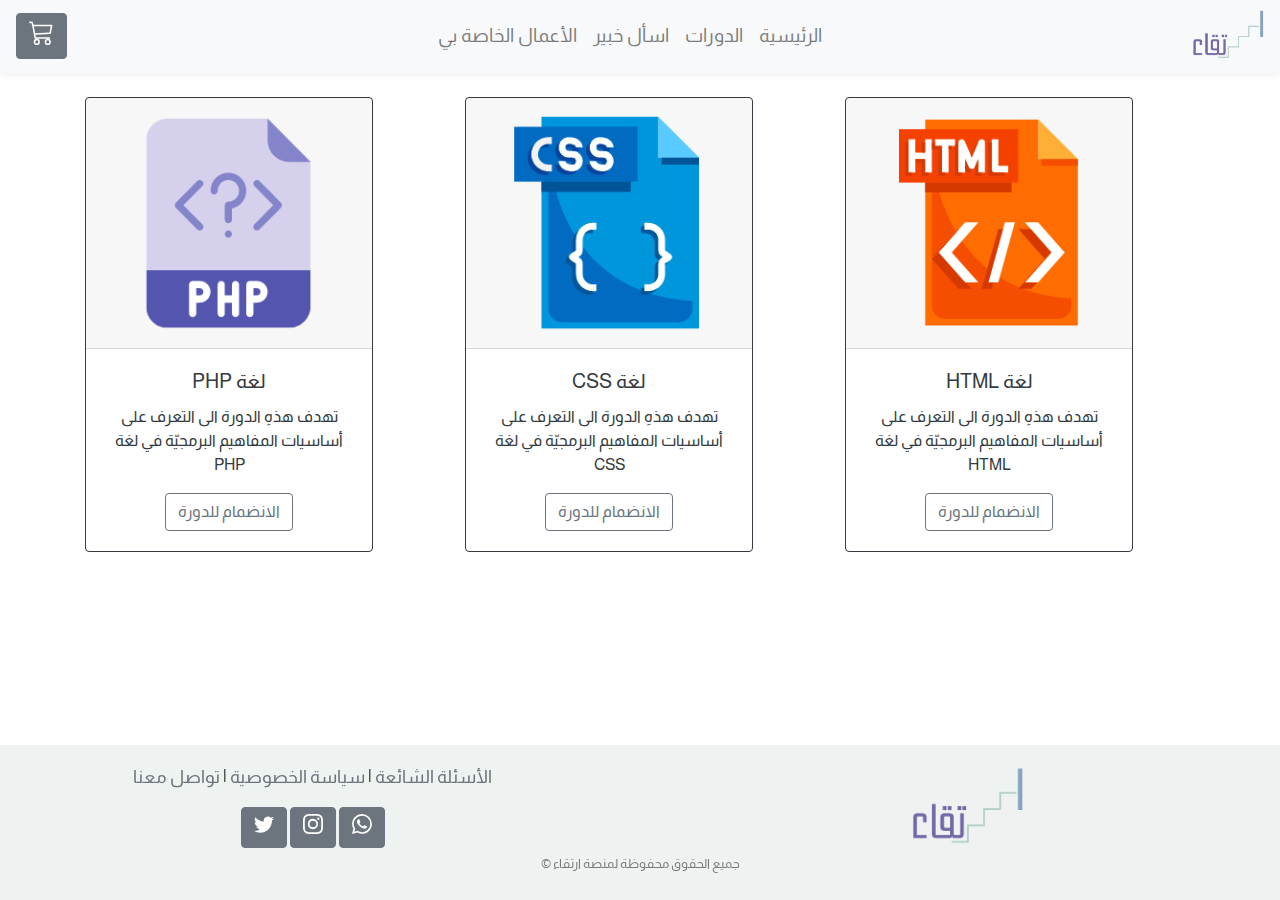
<file: code11/course.html>
<!doctype html>
<html lang="en">

<head>
    <!-- Required meta tags -->
    <meta charset="utf-8">
    <meta name="viewport" content="width=device-width, initial-scale=1, shrink-to-fit=no">
    <link rel="icon" href="l.png.png" type="image/png">
    <!-- Bootstrap CSS -->
    <link rel="stylesheet" href="https://cdn.jsdelivr.net/npm/bootstrap@4.0.0/dist/css/bootstrap.min.css"
        integrity="sha384-Gn5384xqQ1aoWXA+058RXPxPg6fy4IWvTNh0E263XmFcJlSAwiGgFAW/dAiS6JXm" crossorigin="anonymous">

    <link rel="stylesheet" href="style.css">
    <title>الدورات التدريبية</title>
</head>

<body>
    <!-- nav -->
    <nav class="navbar navbar-expand-lg navbar-light bg-light">
        <form class="form-inline my-2 my-lg-0">
            <button class="btn btn-secondary my-2 my-sm-0"><svg xmlns="http://www.w3.org/2000/svg" width="25"
                    height="25" fill="currentColor" class="bi bi-cart3" viewBox="0 0 16 16">
                    <path
                        d="M0 1.5A.5.5 0 0 1 .5 1H2a.5.5 0 0 1 .485.379L2.89 3H14.5a.5.5 0 0 1 .49.598l-1 5a.5.5 0 0 1-.465.401l-9.397.472L4.415 11H13a.5.5 0 0 1 0 1H4a.5.5 0 0 1-.491-.408L2.01 3.607 1.61 2H.5a.5.5 0 0 1-.5-.5zM3.102 4l.84 4.479 9.144-.459L13.89 4H3.102zM5 12a2 2 0 1 0 0 4 2 2 0 0 0 0-4zm7 0a2 2 0 1 0 0 4 2 2 0 0 0 0-4zm-7 1a1 1 0 1 1 0 2 1 1 0 0 1 0-2zm7 0a1 1 0 1 1 0 2 1 1 0 0 1 0-2z">
                    </path>
                </svg></button>
        </form>
        
        <button class="navbar-toggler" type="button" data-toggle="collapse" data-target="#navbarSupportedContent"
            aria-controls="navbarSupportedContent" aria-expanded="false" aria-label="Toggle navigation">
            <span class="navbar-toggler-icon"></span>
        </button>

        <div class="collapse navbar-collapse" id="navbarSupportedContent">
            <ul class="navbar-nav mx-auto">
                <li class="nav-item">
                    <a class="nav-link" href="Expert_Page.html">الأعمال الخاصة بي</a>
                </li>
                <li class="nav-item">
                    <a class="nav-link" href="Consulting_Page.html"> اسأل خبير</a>
                </li>
                <li class="nav-item">
                    <a class="nav-link" href="course.html"> الدورات </a>
                </li>
                <li class="nav-item">
                    <a class="nav-link" href="index.html"> الرئيسية</a>
                </li>
            </ul>

            <img src="logo3.png" alt="" style="height: 1.5cm;">
        </div>
    </nav>
    <!-- nav -->

    <br>

    <div class="container">

        <div class="row">

        </div>

        <div class="row">
            <div class="col">
                <div class="card text-center border-dark rounded" style="max-width: 18rem;">
                    <div class="card-header"><img src="php.png" class="card-img-top" style="width: 6cm;"></div>
                    <div class="card-body text-dark">
                        <h5 class="card-title">PHP لغة</h5>
                        <p class="card-text">تهدف هذهِ الدورة الى التعرف على أساسيات المفاهيم البرمجيّة في لغة PHP </p>
                        <button type="button" class="btn btn-outline-secondary">الانضمام للدورة</button>

                    </div>
                </div>
            </div>

            <div class="col">
                <div class="card text-center border-dark rounded" style="max-width: 18rem;">
                    <div class="card-header"><img src="css.png" class="card-img-top" style="width: 6cm;"></div>
                    <div class="card-body text-dark">
                        <h5 class="card-title">CSS لغة</h5>
                        <p class="card-text">تهدف هذهِ الدورة الى التعرف على أساسيات المفاهيم البرمجيّة في لغة CSS</p>
                        <button type="button" class="btn btn-outline-secondary">الانضمام للدورة</button>

                    </div>
                </div>
            </div>

            <div class="col">
                <div class="card text-center border-dark rounded" style="max-width: 18rem;">
                    <div class="card-header"><img src="html.png" class="card-img-top" style="width: 6cm;"></div>
                    <div class="card-body text-dark">
                        <h5 class="card-title">HTML لغة</h5>
                        <p class="card-text">تهدف هذهِ الدورة الى التعرف على أساسيات المفاهيم البرمجيّة في لغة HTML</p>
                        <button type="button" class="btn btn-outline-secondary">الانضمام للدورة</button>

                    </div>
                </div>
            </div>
        </div>
        <br>
        <br>
        <br>


    </div>
    <!-- footer  -->

    <div class="footer">
        <div class="row" style="padding-top: 0.5cm;">

            <div class="col">
                <p>
                    <a href="#" class="text-secondary">الأسئلة الشائعة</a>
                    |
                    <a href="#" class="text-secondary">سياسة الخصوصية</a>
                    |
                    <a href="#" class="text-secondary">تواصل معنا</a>
                </p>
                <button class="btn btn-secondary">

                    <svg xmlns="http://www.w3.org/2000/svg" width="20" height="20" fill="currentColor"
                        class="bi bi-twitter" viewBox="0 0 16 16">
                        <path
                            d="M5.026 15c6.038 0 9.341-5.003 9.341-9.334 0-.14 0-.282-.006-.422A6.685 6.685 0 0 0 16 3.542a6.658 6.658 0 0 1-1.889.518 3.301 3.301 0 0 0 1.447-1.817 6.533 6.533 0 0 1-2.087.793A3.286 3.286 0 0 0 7.875 6.03a9.325 9.325 0 0 1-6.767-3.429 3.289 3.289 0 0 0 1.018 4.382A3.323 3.323 0 0 1 .64 6.575v.045a3.288 3.288 0 0 0 2.632 3.218 3.203 3.203 0 0 1-.865.115 3.23 3.23 0 0 1-.614-.057 3.283 3.283 0 0 0 3.067 2.277A6.588 6.588 0 0 1 .78 13.58a6.32 6.32 0 0 1-.78-.045A9.344 9.344 0 0 0 5.026 15z" />
                    </svg>
                </button>

                <button class="btn btn-secondary">

                    <svg xmlns="http://www.w3.org/2000/svg" width="20" height="20" fill="currentColor"
                        class="bi bi-instagram" viewBox="0 0 16 16">
                        <path
                            d="M8 0C5.829 0 5.556.01 4.703.048 3.85.088 3.269.222 2.76.42a3.917 3.917 0 0 0-1.417.923A3.927 3.927 0 0 0 .42 2.76C.222 3.268.087 3.85.048 4.7.01 5.555 0 5.827 0 8.001c0 2.172.01 2.444.048 3.297.04.852.174 1.433.372 1.942.205.526.478.972.923 1.417.444.445.89.719 1.416.923.51.198 1.09.333 1.942.372C5.555 15.99 5.827 16 8 16s2.444-.01 3.298-.048c.851-.04 1.434-.174 1.943-.372a3.916 3.916 0 0 0 1.416-.923c.445-.445.718-.891.923-1.417.197-.509.332-1.09.372-1.942C15.99 10.445 16 10.173 16 8s-.01-2.445-.048-3.299c-.04-.851-.175-1.433-.372-1.941a3.926 3.926 0 0 0-.923-1.417A3.911 3.911 0 0 0 13.24.42c-.51-.198-1.092-.333-1.943-.372C10.443.01 10.172 0 7.998 0h.003zm-.717 1.442h.718c2.136 0 2.389.007 3.232.046.78.035 1.204.166 1.486.275.373.145.64.319.92.599.28.28.453.546.598.92.11.281.24.705.275 1.485.039.843.047 1.096.047 3.231s-.008 2.389-.047 3.232c-.035.78-.166 1.203-.275 1.485a2.47 2.47 0 0 1-.599.919c-.28.28-.546.453-.92.598-.28.11-.704.24-1.485.276-.843.038-1.096.047-3.232.047s-2.39-.009-3.233-.047c-.78-.036-1.203-.166-1.485-.276a2.478 2.478 0 0 1-.92-.598 2.48 2.48 0 0 1-.6-.92c-.109-.281-.24-.705-.275-1.485-.038-.843-.046-1.096-.046-3.233 0-2.136.008-2.388.046-3.231.036-.78.166-1.204.276-1.486.145-.373.319-.64.599-.92.28-.28.546-.453.92-.598.282-.11.705-.24 1.485-.276.738-.034 1.024-.044 2.515-.045v.002zm4.988 1.328a.96.96 0 1 0 0 1.92.96.96 0 0 0 0-1.92zm-4.27 1.122a4.109 4.109 0 1 0 0 8.217 4.109 4.109 0 0 0 0-8.217zm0 1.441a2.667 2.667 0 1 1 0 5.334 2.667 2.667 0 0 1 0-5.334z" />
                    </svg>
                </button>

                <button class="btn btn-secondary">

                    <svg xmlns="http://www.w3.org/2000/svg" width="20" height="20" fill="currentColor"
                        class="bi bi-whatsapp" viewBox="0 0 16 16">
                        <path
                            d="M13.601 2.326A7.854 7.854 0 0 0 7.994 0C3.627 0 .068 3.558.064 7.926c0 1.399.366 2.76 1.057 3.965L0 16l4.204-1.102a7.933 7.933 0 0 0 3.79.965h.004c4.368 0 7.926-3.558 7.93-7.93A7.898 7.898 0 0 0 13.6 2.326zM7.994 14.521a6.573 6.573 0 0 1-3.356-.92l-.24-.144-2.494.654.666-2.433-.156-.251a6.56 6.56 0 0 1-1.007-3.505c0-3.626 2.957-6.584 6.591-6.584a6.56 6.56 0 0 1 4.66 1.931 6.557 6.557 0 0 1 1.928 4.66c-.004 3.639-2.961 6.592-6.592 6.592zm3.615-4.934c-.197-.099-1.17-.578-1.353-.646-.182-.065-.315-.099-.445.099-.133.197-.513.646-.627.775-.114.133-.232.148-.43.05-.197-.1-.836-.308-1.592-.985-.59-.525-.985-1.175-1.103-1.372-.114-.198-.011-.304.088-.403.087-.088.197-.232.296-.346.1-.114.133-.198.198-.33.065-.134.034-.248-.015-.347-.05-.099-.445-1.076-.612-1.47-.16-.389-.323-.335-.445-.34-.114-.007-.247-.007-.38-.007a.729.729 0 0 0-.529.247c-.182.198-.691.677-.691 1.654 0 .977.71 1.916.81 2.049.098.133 1.394 2.132 3.383 2.992.47.205.84.326 1.129.418.475.152.904.129 1.246.08.38-.058 1.171-.48 1.338-.943.164-.464.164-.86.114-.943-.049-.084-.182-.133-.38-.232z" />
                    </svg>
                </button>
            </div>

            <div class="col">
                <img src="logo3.png" style="width: 3cm;">
            </div>
        </div>

        <div class="credit"> &copy; جميع الحقوق محفوظة لمنصة ارتقاء
        </div>
        <br>
    </div>
    <!--  -->
    <!-- Optional JavaScript -->
    <!-- jQuery first, then Popper.js, then Bootstrap JS -->
    <script src="https://code.jquery.com/jquery-3.2.1.slim.min.js"
        integrity="sha384-KJ3o2DKtIkvYIK3UENzmM7KCkRr/rE9/Qpg6aAZGJwFDMVNA/GpGFF93hXpG5KkN"
        crossorigin="anonymous"></script>
    <script src="https://cdn.jsdelivr.net/npm/popper.js@1.12.9/dist/umd/popper.min.js"
        integrity="sha384-ApNbgh9B+Y1QKtv3Rn7W3mgPxhU9K/ScQsAP7hUibX39j7fakFPskvXusvfa0b4Q"
        crossorigin="anonymous"></script>
    <script src="https://cdn.jsdelivr.net/npm/bootstrap@4.0.0/dist/js/bootstrap.min.js"
        integrity="sha384-JZR6Spejh4U02d8jOt6vLEHfe/JQGiRRSQQxSfFWpi1MquVdAyjUar5+76PVCmYl"
        crossorigin="anonymous"></script>
</body>

</html>
</file>
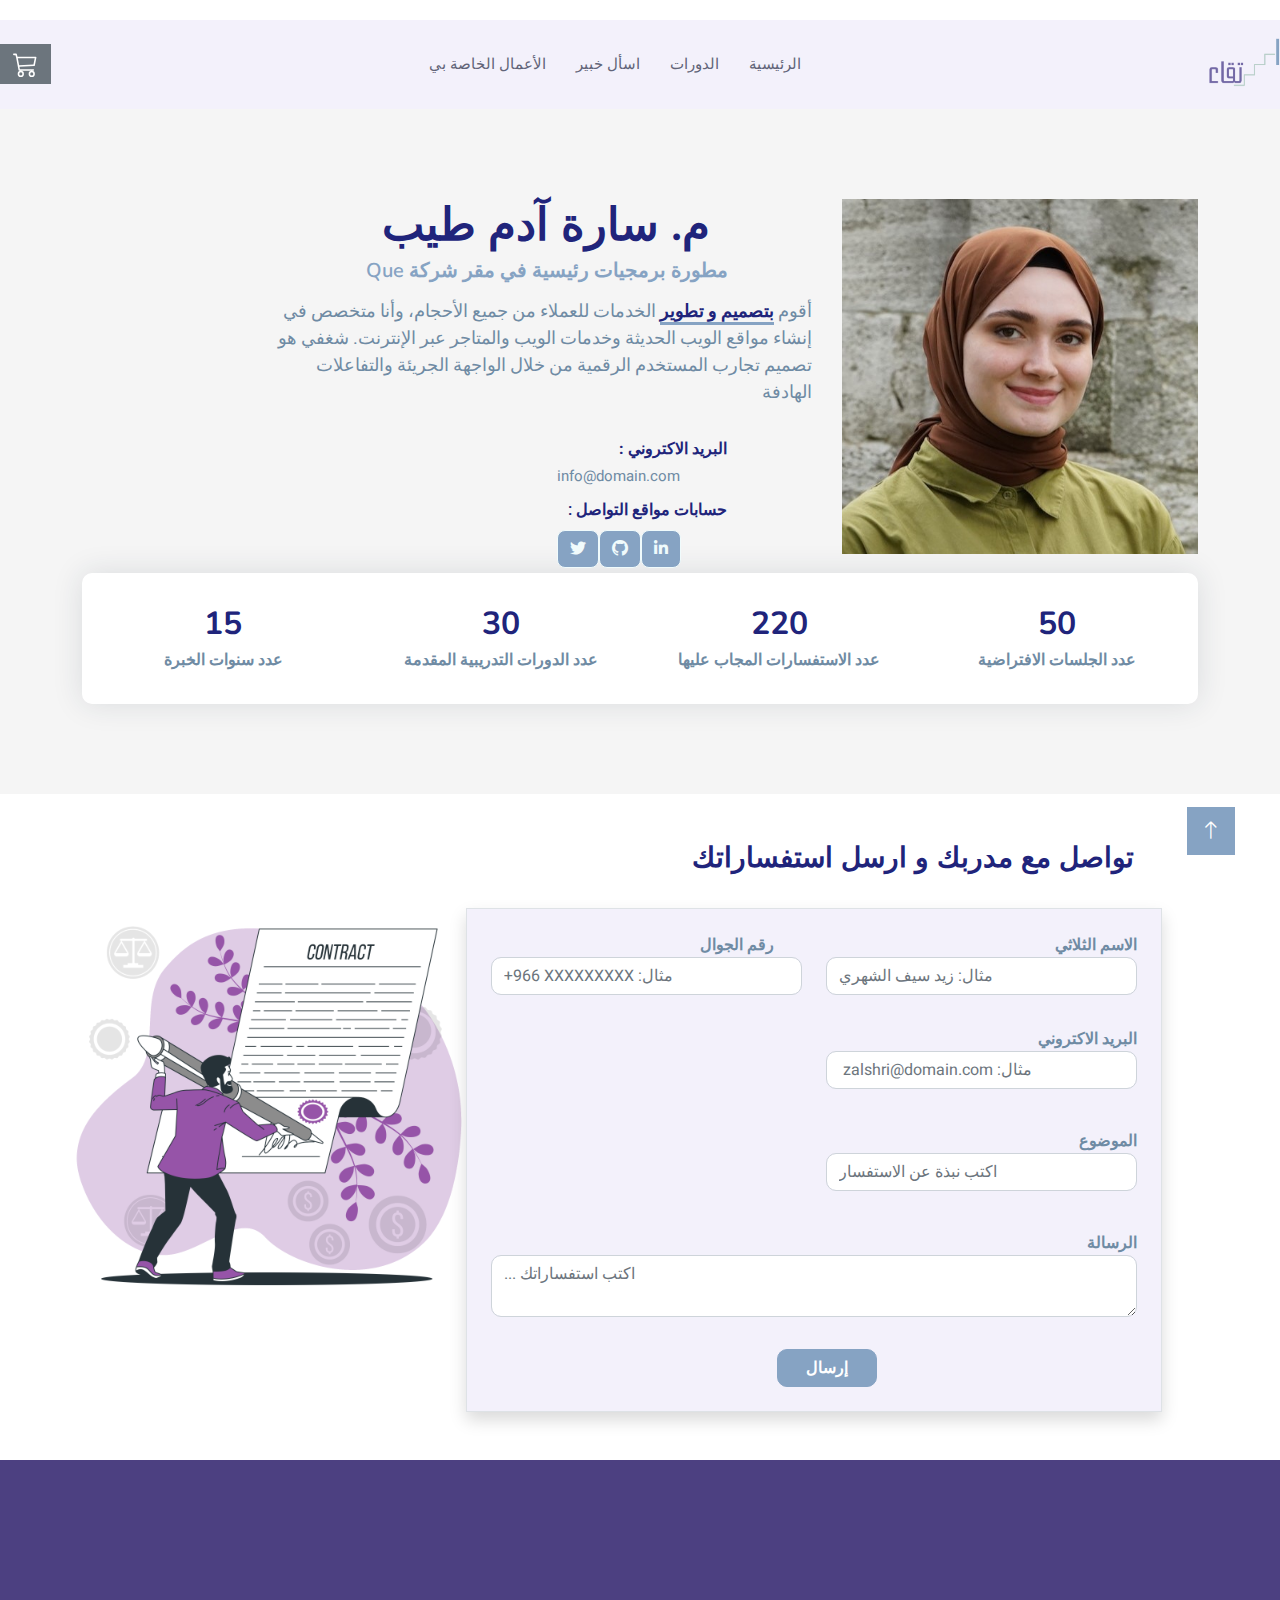
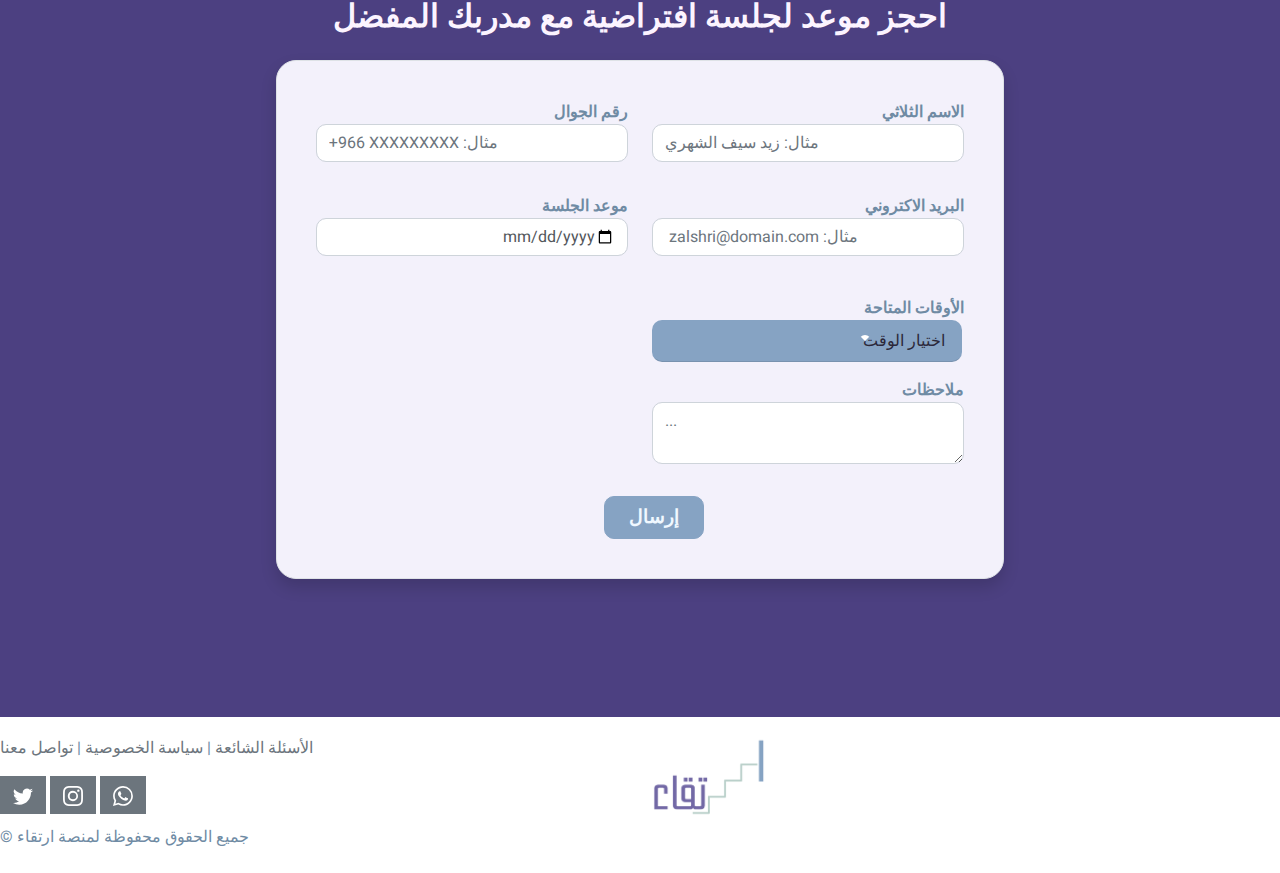
<file: code11/Expert_Page.html>
<!DOCTYPE html>
<html lang="en">

<head>
    <meta charset="utf-8">
    <title>أعمالي</title>
    <meta content="width=device-width, initial-scale=1.0" name="viewport">
    <meta content="" name="keywords">
    <meta content="" name="description">
    <link rel="icon" href="l.png.png" type="image/png">
    <!-- Favicon -->
   

    <!-- Google Web Fonts -->
    <link rel="preconnect" href="https://fonts.googleapis.com">
    <link rel="preconnect" href="https://fonts.gstatic.com" crossorigin>
    <link
        href="https://fonts.googleapis.com/css2?family=Heebo:wght@400;500;600&family=Nunito:wght@600;700;800&display=swap"
        rel="stylesheet">

    <!-- Icon Font Stylesheet -->
    <link href="https://cdnjs.cloudflare.com/ajax/libs/font-awesome/5.10.0/css/all.min.css" rel="stylesheet">
    <link href="https://cdn.jsdelivr.net/npm/bootstrap-icons@1.4.1/font/bootstrap-icons.css" rel="stylesheet">

    <!-- Libraries Stylesheet -->
    <link href="lib/animate/animate.min.css" rel="stylesheet">
    <link href="lib/owlcarousel/assets/owl.carousel.min.css" rel="stylesheet">

    <!-- Customized Bootstrap Stylesheet -->
    <link href="css/bootstrap.min.css" rel="stylesheet">

    <!-- Template Stylesheet -->
    <link href="css/style.css" rel="stylesheet">
    <link href="css/styleAbout.css" rel="stylesheet">
</head>

<body>
    <!-- Spinner Start -->
    <div id="spinner"
        class="show bg-white position-fixed translate-middle w-100 vh-100 top-50 start-50 d-flex align-items-center justify-content-center">
        <div class="spinner-border text-primary" style="width: 3rem; height: 3rem;" role="status">
            <span class="sr-only">Loading...</span>
        </div>
    </div>
    <!-- Spinner End -->

    <nav class="navbar navbar-expand-lg navbar-light bg-light">
        <form class="form-inline my-2 my-lg-0">
            <button class="btn btn-secondary my-2 my-sm-0"><svg xmlns="http://www.w3.org/2000/svg" width="25"
                    height="25" fill="currentColor" class="bi bi-cart3" viewBox="0 0 16 16">
                    <path
                        d="M0 1.5A.5.5 0 0 1 .5 1H2a.5.5 0 0 1 .485.379L2.89 3H14.5a.5.5 0 0 1 .49.598l-1 5a.5.5 0 0 1-.465.401l-9.397.472L4.415 11H13a.5.5 0 0 1 0 1H4a.5.5 0 0 1-.491-.408L2.01 3.607 1.61 2H.5a.5.5 0 0 1-.5-.5zM3.102 4l.84 4.479 9.144-.459L13.89 4H3.102zM5 12a2 2 0 1 0 0 4 2 2 0 0 0 0-4zm7 0a2 2 0 1 0 0 4 2 2 0 0 0 0-4zm-7 1a1 1 0 1 1 0 2 1 1 0 0 1 0-2zm7 0a1 1 0 1 1 0 2 1 1 0 0 1 0-2z">
                    </path>
                </svg></button>
        </form>
        
        <button class="navbar-toggler" type="button" data-toggle="collapse" data-target="#navbarSupportedContent"
            aria-controls="navbarSupportedContent" aria-expanded="false" aria-label="Toggle navigation">
            <span class="navbar-toggler-icon"></span>
        </button>

        <div class="collapse navbar-collapse" id="navbarSupportedContent">
            <ul class="navbar-nav mx-auto">
                <li class="nav-item">
                    <a class="nav-link" href="Expert_Page.html">الأعمال الخاصة بي</a>
                </li>
                <li class="nav-item">
                    <a class="nav-link" href="Consulting_Page.html"> اسأل خبير</a>
                </li>
                <li class="nav-item">
                    <a class="nav-link" href="course.html"> الدورات </a>
                </li>
                <li class="nav-item">
                    <a class="nav-link" href="index.html"> الرئيسية</a>
                </li>
            </ul>

            <img src="logo3.png" alt="" style="height: 1.5cm;">
        </div>
    </nav>
    <!-- nav -->

    <section class="section about-section gray-bg" id="about">
        <div class="container">
            <div class="row flex-row-reverse ">
                <div class="col-lg-4">
                    <div class="about-avatar">
                        <img src="img/photo7.jpg" title="" alt="" sizes="400px">
                    </div>
                </div>
                <div class="col-lg-6">
                    <div class="about-text go-to">
                        <h3 class="dark-color"> م. سارة آدم طيب &nbsp;&nbsp;&nbsp;&nbsp;&nbsp;&nbsp;&nbsp;&nbsp;</h3>
                        <h6 class="theme-color lead">Que مطورة برمجيات رئيسية في مقر شركة
                            &nbsp;&nbsp;&nbsp;&nbsp;&nbsp;&nbsp;&nbsp;&nbsp;&nbsp;&nbsp;&nbsp;&nbsp;&nbsp;&nbsp;&nbsp;&nbsp;&nbsp;
                        </h6>
                        <p style="text-align: right;">أقوم <mark>بتصميم و تطوير</mark> الخدمات للعملاء من جميع الأحجام،
                            وأنا متخصص في إنشاء مواقع الويب الحديثة وخدمات الويب والمتاجر عبر الإنترنت. شغفي هو تصميم
                            تجارب المستخدم الرقمية من خلال الواجهة الجريئة والتفاعلات الهادفة</p>

                        <div class="row about-list">
                            <div class="col-md-6">
                                <div class="media">
                                    <label></label>
                                    <p></p>
                                </div>
                                <div class="media">
                                    <label></label>
                                    <p></p>
                                </div>


                            </div>
                            <div class="col-md-6">
                                <div class="media">
                                    <label style=" margin-bottom: 0.3rem; font-weight: bolder; text-align: right;">:
                                        البريد الاكتروني </label>
                                    <p>info@domain.com</p>
                                </div>
                                <div class="media">
                                    <label>: حسابات مواقع التواصل</label>
                                    <div class="d-flex pt-2">
                                        <a class="btn btn-outline-light btn-socially" href=""><i
                                                class="fab fa-twitter"></i></a>
                                        <a class="btn btn-outline-light btn-socially" href=""><i
                                                class="bi bi-github"></i></a>
                                        <a class="btn btn-outline-light btn-socially" href=""><i
                                                class="fab fa-linkedin-in"></i></a>
                                    </div>
                                </div>


                            </div>
                        </div>
                    </div>
                </div>
            </div>
            <div class="counter">
                <div class="row">
                    <div class="col-6 col-lg-3">
                        <div class="count-data text-center">
                            <h6 class="count h2" data-to="500" data-speed="500">15</h6>
                            <p class="m-0px font-w-600">عدد سنوات الخبرة</p>
                        </div>
                    </div>
                    <div class="col-6 col-lg-3">
                        <div class="count-data text-center">
                            <h6 class="count h2" data-to="150" data-speed="150">30</h6>
                            <p class="m-0px font-w-600">عدد الدورات التدريبية المقدمة</p>
                        </div>
                    </div>
                    <div class="col-6 col-lg-3">
                        <div class="count-data text-center">
                            <h6 class="count h2" data-to="850" data-speed="850">220</h6>
                            <p class="m-0px font-w-600">عدد الاستفسارات المجاب عليها</p>
                        </div>
                    </div>
                    <div class="col-6 col-lg-3">
                        <div class="count-data text-center">
                            <h6 class="count h2" data-to="190" data-speed="190">50</h6>
                            <p class="m-0px font-w-600">عدد الجلسات الافتراضية</p>
                        </div>

                    </div>
                </div>
            </div>
    </section>


    <!-- Team Start -->
    <div class="container-xxl py-5">
        <div class="container">

            <div class="row">
                <h3 class="dark-color"> تواصل مع مدربك و ارسل استفساراتك&nbsp;&nbsp;&nbsp;&nbsp;&nbsp;&nbsp;&nbsp;&nbsp;
                </h3>

                <section class=" form-bg" id="ft-form">
                    <div class="container">
                        <div class="container mt-4">
                            <div class="row">
                                <div class="col-md-8 offset-md-4 border p-4 shadow bg-light">
                                    <!--<div class="col-12">
                                        <h3 class="fw-normal text-secondary fs-4 text-uppercase mb-4">Appointment form
                                        </h3>
                                    </div>-->
                                    <form action="">
                                        <div class="row ">
                                            <div class="col-6" style=" margin-bottom: 1rem; text-align: right; ">
                                                <label style="font-weight: bold;"> رقم الجوال
                                                    &nbsp;&nbsp;&nbsp;&nbsp;&nbsp;&nbsp;</label>
                                                <input type="tel" class="form-control"
                                                    placeholder="+966 XXXXXXXXX :مثال"
                                                    style=" margin-bottom: 1rem; text-align: right; border-radius:10px"
                                                    required>
                                            </div>
                                            <div class="col-md-6" style=" margin-bottom: 1rem; text-align: right;">
                                                <label style="font-weight: bold;">
                                                    الاسم الثلاثي </label>
                                                <input type="text" class="form-control"
                                                    placeholder="مثال: زيد سيف الشهري"
                                                    style=" margin-bottom: 1rem; text-align: right;border-radius:10px"
                                                    required>
                                            </div>
                                            <div class="col-md-6">

                                            </div>
                                            <div class="col-md-6"
                                                style=" margin-bottom: 1.5rem; text-align: right;  align-items: end;">
                                                <label style="font-weight: bold;">
                                                    البريد الاكتروني</label>
                                                <input type="email" class="form-control"
                                                    placeholder=" zalshri@domain.com :مثال"
                                                    style=" margin-bottom: 1rem; text-align: right; border-radius:10px"
                                                    required>
                                            </div>
                                            <div class="col-md-6">

                                            </div>
                                            <div class="col-md-6"
                                                style=" margin-bottom: 1.5rem; text-align: right;  align-items: end;">
                                                <label style="font-weight: bold;">
                                                    الموضوع</label>
                                                <input type="text" class="form-control"
                                                    placeholder="اكتب نبذة عن الاستفسار"
                                                    style=" margin-bottom: 1rem; text-align: right; border-radius:10px"
                                                    required>
                                            </div>

                                            <div class="col-12" style=" margin-bottom: 1rem; text-align: right;">
                                                <label style="font-weight: bold;"> الرسالة</label>
                                                <textarea class="form-control" placeholder="... اكتب استفساراتك "
                                                    style=" margin-bottom: 1rem; text-align: right; border-radius:10px"></textarea>
                                            </div>

                                            <div class="col-12 " style="position: relative; margin-left:-260px;
                                               ;">
                                                <button type="submit" class="btn btn-primary float-end"
                                                    style="align-items: center; border-radius:10px; width: 100px;">
                                                    إرسال</button>
                                                <!--<button type="button"   class="btn btn-outline-secondary float-end me-2">Cancel</button>
                                                -->
                                            </div>
                                        </div>
                                    </form>
                                </div>
                            </div>
                        </div>
                    </div>
                </section>
            </div>
        </div>
    </div>

    <section class="section about-section color-bg" id="about">
        <div class="container-xxl py-5 ">
            <div class="container">
                <div class="row">
                    <h2 class="headerApp"> احجز موعد لجلسة افتراضية مع مدربك المفضل
                    </h2>
                    <div class="container">
                        <div class="container mt-3">
                            <div class="row">
                                <div class="col-md-8 offset-md-2 border p-4 shadow bg-light"
                                    style="border-radius: 20px;">
                                    <!--<div class="col-12">
                                <h3 class="fw-normal text-secondary fs-4 text-uppercase mb-4">Appointment form
                                </h3>
                            </div>-->
                                    <form action="">
                                        <div class="row" style=" padding-top: 20px;  padding: 15px; ">
                                            <div class="col-6"
                                                style=" margin-bottom: 1rem; text-align: right; justify-items: end;">
                                                <label style="font-weight: bold;"> رقم الجوال</label>
                                                <input type="tel" class="form-control"
                                                    placeholder="+966 XXXXXXXXX :مثال"
                                                    style=" margin-bottom: 1rem; text-align: right; border-radius:10px"
                                                    required>
                                            </div>
                                            <div class="col-md-6" style=" margin-bottom: 1rem; text-align: right;">
                                                <label style="font-weight: bold;">
                                                    الاسم الثلاثي </label>
                                                <input type="text" class="form-control"
                                                    placeholder="مثال: زيد سيف الشهري"
                                                    style=" margin-bottom: 1rem; text-align: right;border-radius:10px"
                                                    required>
                                            </div>
                                            <div class="col-md-6"
                                                style=" margin-bottom: 1.5rem; text-align: right;  align-items: end;">
                                                <label style="font-weight: bold;"> موعد الجلسة</label>
                                                <input type="date" class="form-control" placeholder="اختر اليوم"
                                                    style=" margin-bottom: 1rem; text-align: right; border-radius:10px"
                                                    required>
                                            </div>
                                            <div class="col-md-6"
                                                style=" margin-bottom: 1rem; text-align: right;  align-items: end;">
                                                <label style="font-weight: bold;">
                                                    البريد الاكتروني</label>
                                                <input type="email" class="form-control"
                                                    placeholder=" zalshri@domain.com :مثال"
                                                    style=" margin-bottom: 1rem; text-align: right; border-radius:10px"
                                                    required>
                                            </div>

                                            <div class="col-md-6">

                                            </div>
                                            <div class="col-md-6"
                                                style=" margin-bottom: 1rem; text-align: right;  align-items: end;">
                                                <label style="font-weight: bold;">
                                                    الأوقات المتاحة</label>
                                            
                                          
                                                <div class="custom-select" style="position: relative; width:310px; text-align: right; border-radius: 50px;">
                                                    <select >
                                                      <option value="0" style="color: #ffffff;">اختيار الوقت</option>
                                                      <option value="1">09:00 ص</option>
                                                      <option value="2">10:00 ص</option>
                                                      <option value="3">11:00 ص</option>
                                                      <option value="4">01:00 م</option>
                                                      <option value="5">02:00 م</option>
                                                      <option value="6">03:00 م</option>
                                                      <option value="7">04:00 م</option>
                                                      <option value="8">05:00 م</option>
                                                    </select>
                                               
                                            </div>
                                        </div>
                                            <div class="col-md-6">

                                            </div>
                                            <div class="col-md-6"
                                                style=" margin-bottom: 1rem; text-align: right; align-items: end;">
                                                <label style="font-weight: bold;">ملاحظات</label>
                                                <textarea class="form-control" placeholder="... "
                                                    style=" margin-bottom: 1rem; text-align: right; border-radius:10px"></textarea>
                                            </div>

                                            <div class="col-12 " style="position: relative; margin-left:-260px;   ;">
                                                <button type="submit" class="btn btn-primary float-end"
                                                    style="align-items: center; font-size: larger; color: aliceblue; border-radius:10px; width: 100px;">
                                                    إرسال</button>
                                                <!--<button type="button"   class="btn btn-outline-secondary float-end me-2">Cancel</button>
                                        -->
                                            </div>
                                        </div>
                                    </form>
                                </div>
                            </div>
                        </div>
                    </div>
                </div>
            </div>
        </div>
    </section>
    <!-- Team End -->

     


    <div class="footer">
        <div class="row" style="padding-top: 0.5cm;">

            <div class="col">
                <p>
                    <a href="#" class="text-secondary">الأسئلة الشائعة</a>
                    |
                    <a href="#" class="text-secondary">سياسة الخصوصية</a>
                    |
                    <a href="#" class="text-secondary">تواصل معنا</a>
                </p>
                <button class="btn btn-secondary">

                    <svg xmlns="http://www.w3.org/2000/svg" width="20" height="20" fill="currentColor"
                        class="bi bi-twitter" viewBox="0 0 16 16">
                        <path
                            d="M5.026 15c6.038 0 9.341-5.003 9.341-9.334 0-.14 0-.282-.006-.422A6.685 6.685 0 0 0 16 3.542a6.658 6.658 0 0 1-1.889.518 3.301 3.301 0 0 0 1.447-1.817 6.533 6.533 0 0 1-2.087.793A3.286 3.286 0 0 0 7.875 6.03a9.325 9.325 0 0 1-6.767-3.429 3.289 3.289 0 0 0 1.018 4.382A3.323 3.323 0 0 1 .64 6.575v.045a3.288 3.288 0 0 0 2.632 3.218 3.203 3.203 0 0 1-.865.115 3.23 3.23 0 0 1-.614-.057 3.283 3.283 0 0 0 3.067 2.277A6.588 6.588 0 0 1 .78 13.58a6.32 6.32 0 0 1-.78-.045A9.344 9.344 0 0 0 5.026 15z" />
                    </svg>
                </button>

                <button class="btn btn-secondary">

                    <svg xmlns="http://www.w3.org/2000/svg" width="20" height="20" fill="currentColor"
                        class="bi bi-instagram" viewBox="0 0 16 16">
                        <path
                            d="M8 0C5.829 0 5.556.01 4.703.048 3.85.088 3.269.222 2.76.42a3.917 3.917 0 0 0-1.417.923A3.927 3.927 0 0 0 .42 2.76C.222 3.268.087 3.85.048 4.7.01 5.555 0 5.827 0 8.001c0 2.172.01 2.444.048 3.297.04.852.174 1.433.372 1.942.205.526.478.972.923 1.417.444.445.89.719 1.416.923.51.198 1.09.333 1.942.372C5.555 15.99 5.827 16 8 16s2.444-.01 3.298-.048c.851-.04 1.434-.174 1.943-.372a3.916 3.916 0 0 0 1.416-.923c.445-.445.718-.891.923-1.417.197-.509.332-1.09.372-1.942C15.99 10.445 16 10.173 16 8s-.01-2.445-.048-3.299c-.04-.851-.175-1.433-.372-1.941a3.926 3.926 0 0 0-.923-1.417A3.911 3.911 0 0 0 13.24.42c-.51-.198-1.092-.333-1.943-.372C10.443.01 10.172 0 7.998 0h.003zm-.717 1.442h.718c2.136 0 2.389.007 3.232.046.78.035 1.204.166 1.486.275.373.145.64.319.92.599.28.28.453.546.598.92.11.281.24.705.275 1.485.039.843.047 1.096.047 3.231s-.008 2.389-.047 3.232c-.035.78-.166 1.203-.275 1.485a2.47 2.47 0 0 1-.599.919c-.28.28-.546.453-.92.598-.28.11-.704.24-1.485.276-.843.038-1.096.047-3.232.047s-2.39-.009-3.233-.047c-.78-.036-1.203-.166-1.485-.276a2.478 2.478 0 0 1-.92-.598 2.48 2.48 0 0 1-.6-.92c-.109-.281-.24-.705-.275-1.485-.038-.843-.046-1.096-.046-3.233 0-2.136.008-2.388.046-3.231.036-.78.166-1.204.276-1.486.145-.373.319-.64.599-.92.28-.28.546-.453.92-.598.282-.11.705-.24 1.485-.276.738-.034 1.024-.044 2.515-.045v.002zm4.988 1.328a.96.96 0 1 0 0 1.92.96.96 0 0 0 0-1.92zm-4.27 1.122a4.109 4.109 0 1 0 0 8.217 4.109 4.109 0 0 0 0-8.217zm0 1.441a2.667 2.667 0 1 1 0 5.334 2.667 2.667 0 0 1 0-5.334z" />
                    </svg>
                </button>

                <button class="btn btn-secondary">

                    <svg xmlns="http://www.w3.org/2000/svg" width="20" height="20" fill="currentColor"
                        class="bi bi-whatsapp" viewBox="0 0 16 16">
                        <path
                            d="M13.601 2.326A7.854 7.854 0 0 0 7.994 0C3.627 0 .068 3.558.064 7.926c0 1.399.366 2.76 1.057 3.965L0 16l4.204-1.102a7.933 7.933 0 0 0 3.79.965h.004c4.368 0 7.926-3.558 7.93-7.93A7.898 7.898 0 0 0 13.6 2.326zM7.994 14.521a6.573 6.573 0 0 1-3.356-.92l-.24-.144-2.494.654.666-2.433-.156-.251a6.56 6.56 0 0 1-1.007-3.505c0-3.626 2.957-6.584 6.591-6.584a6.56 6.56 0 0 1 4.66 1.931 6.557 6.557 0 0 1 1.928 4.66c-.004 3.639-2.961 6.592-6.592 6.592zm3.615-4.934c-.197-.099-1.17-.578-1.353-.646-.182-.065-.315-.099-.445.099-.133.197-.513.646-.627.775-.114.133-.232.148-.43.05-.197-.1-.836-.308-1.592-.985-.59-.525-.985-1.175-1.103-1.372-.114-.198-.011-.304.088-.403.087-.088.197-.232.296-.346.1-.114.133-.198.198-.33.065-.134.034-.248-.015-.347-.05-.099-.445-1.076-.612-1.47-.16-.389-.323-.335-.445-.34-.114-.007-.247-.007-.38-.007a.729.729 0 0 0-.529.247c-.182.198-.691.677-.691 1.654 0 .977.71 1.916.81 2.049.098.133 1.394 2.132 3.383 2.992.47.205.84.326 1.129.418.475.152.904.129 1.246.08.38-.058 1.171-.48 1.338-.943.164-.464.164-.86.114-.943-.049-.084-.182-.133-.38-.232z" />
                    </svg>
                </button>
            </div>

            <div class="col">
                <img src="logo3.png" style="width: 3cm;">
            </div>
        </div>

        <div class="credit"> &copy; جميع الحقوق محفوظة لمنصة ارتقاء
        </div>
        <br>
    </div>


    <script>
        var x, i, j, l, ll, selElmnt, a, b, c;
        /*look for any elements with the class "custom-select":*/
        x = document.getElementsByClassName("custom-select");
        l = x.length;
        for (i = 0; i < l; i++) {
          selElmnt = x[i].getElementsByTagName("select")[0];
          ll = selElmnt.length;
          /*for each element, create a new DIV that will act as the selected item:*/
          a = document.createElement("DIV");
          a.setAttribute("class", "select-selected");
          a.innerHTML = selElmnt.options[selElmnt.selectedIndex].innerHTML;
          x[i].appendChild(a);
          /*for each element, create a new DIV that will contain the option list:*/
          b = document.createElement("DIV");
          b.setAttribute("class", "select-items select-hide");
          for (j = 1; j < ll; j++) {
            /*for each option in the original select element,
            create a new DIV that will act as an option item:*/
            c = document.createElement("DIV");
            c.innerHTML = selElmnt.options[j].innerHTML;
            c.addEventListener("click", function(e) {
                /*when an item is clicked, update the original select box,
                and the selected item:*/
                var y, i, k, s, h, sl, yl;
                s = this.parentNode.parentNode.getElementsByTagName("select")[0];
                sl = s.length;
                h = this.parentNode.previousSibling;
                for (i = 0; i < sl; i++) {
                  if (s.options[i].innerHTML == this.innerHTML) {
                    s.selectedIndex = i;
                    h.innerHTML = this.innerHTML;
                    y = this.parentNode.getElementsByClassName("same-as-selected");
                    yl = y.length;
                    for (k = 0; k < yl; k++) {
                      y[k].removeAttribute("class");
                    }
                    this.setAttribute("class", "same-as-selected");
                    break;
                  }
                }
                h.click();
            });
            b.appendChild(c);
          }
          x[i].appendChild(b);
          a.addEventListener("click", function(e) {
              /*when the select box is clicked, close any other select boxes,
              and open/close the current select box:*/
              e.stopPropagation();
              closeAllSelect(this);
              this.nextSibling.classList.toggle("select-hide");
              this.classList.toggle("select-arrow-active");
            });
        }
        function closeAllSelect(elmnt) {
          /*a function that will close all select boxes in the document,
          except the current select box:*/
          var x, y, i, xl, yl, arrNo = [];
          x = document.getElementsByClassName("select-items");
          y = document.getElementsByClassName("select-selected");
          xl = x.length;
          yl = y.length;
          for (i = 0; i < yl; i++) {
            if (elmnt == y[i]) {
              arrNo.push(i)
            } else {
              y[i].classList.remove("select-arrow-active");
            }
          }
          for (i = 0; i < xl; i++) {
            if (arrNo.indexOf(i)) {
              x[i].classList.add("select-hide");
            }
          }
        }
        /*if the user clicks anywhere outside the select box,
        then close all select boxes:*/
        document.addEventListener("click", closeAllSelect);
        </script>

    <!-- Back to Top -->
    <a href="#" class="btn btn-lg btn-primary btn-lg-square back-to-top"><i class="bi bi-arrow-up"></i></a>


    <!-- JavaScript Libraries -->
    <script src="https://code.jquery.com/jquery-3.4.1.min.js"></script>
    <script src="https://cdn.jsdelivr.net/npm/bootstrap@5.0.0/dist/js/bootstrap.bundle.min.js"></script>
    <script src="lib/wow/wow.min.js"></script>
    <script src="lib/easing/easing.min.js"></script>
    <script src="lib/waypoints/waypoints.min.js"></script>
    <script src="lib/owlcarousel/owl.carousel.min.js"></script>

    <!-- Template Javascript -->
    <script src="js/main.js"></script>
</body>

</html>
</file>
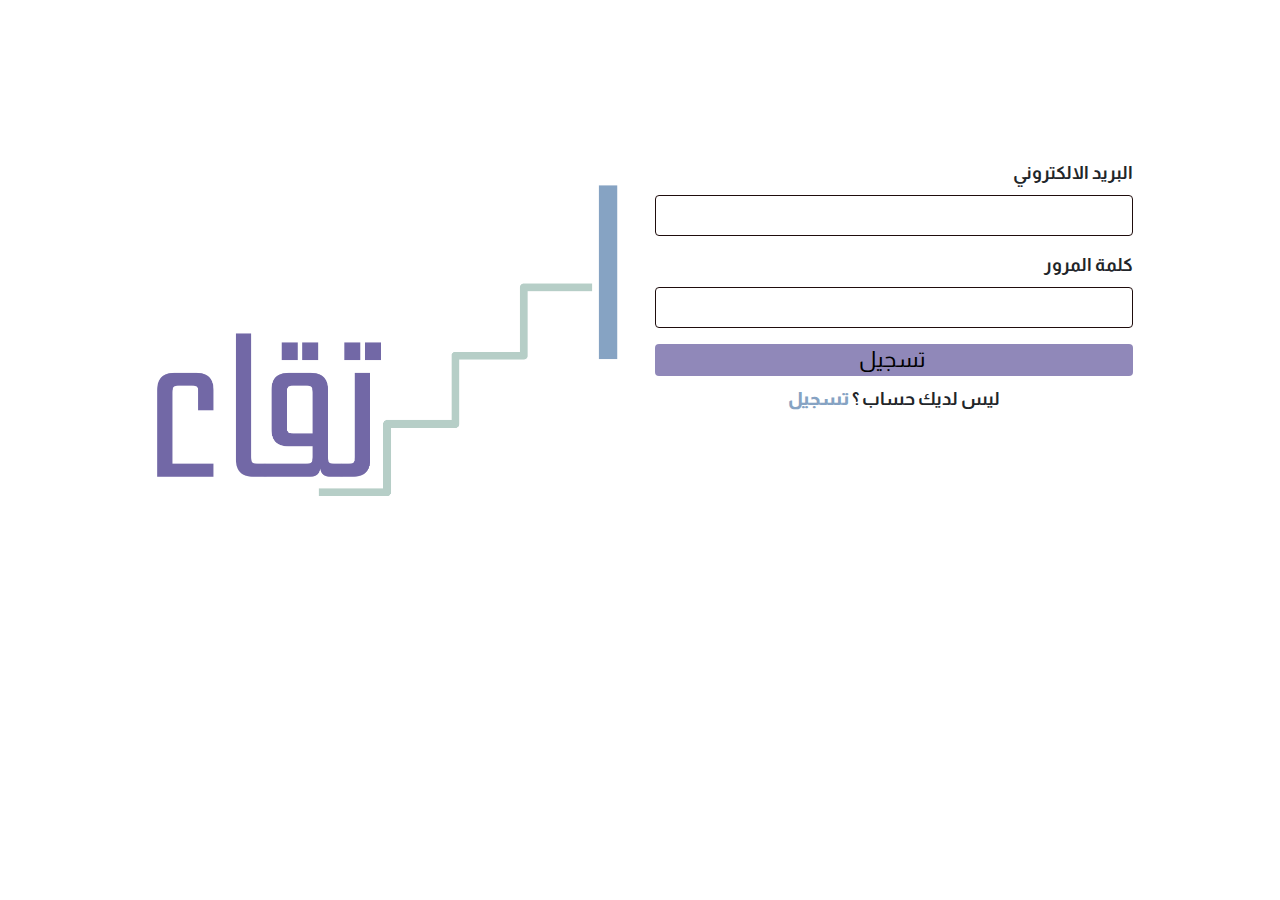
<file: code11/login.html>
<!doctype html>
<html lang="en">

<head>
    <!-- Required meta tags -->
    <meta charset="utf-8">
    <meta name="viewport" content="width=device-width, initial-scale=1, shrink-to-fit=no">
    <link rel="icon" href="l.png.png" type="image/png">
    <!-- Bootstrap CSS -->
    <link rel="stylesheet" href="https://cdn.jsdelivr.net/npm/bootstrap@4.0.0/dist/css/bootstrap.min.css"
        integrity="sha384-Gn5384xqQ1aoWXA+058RXPxPg6fy4IWvTNh0E263XmFcJlSAwiGgFAW/dAiS6JXm" crossorigin="anonymous">

    <link rel="stylesheet" href="style.css">
    <title>تسجيل الدخول</title>
</head>
<!-- body -->

<body>
    <!-- container -->
    <div class="container" id="signup">
        <!-- row -->
        <div class="row text-right">
            <!-- col1 -->
            <div class="col-md-6 col-sm-6 col-lg-6 col-xl-6">
                <br>
                <br>
                <img src="logo.png" alt="logo" id="logo">
            </div>
            <!-- col1 -->
            <div class="col-md-6 col-sm-6 col-lg-6 col-xl-6" id="signInfo">
                <form>
                    <!-- ID -->
                    <div class="form-group">
                        <label for="ID">البريد الالكتروني</label>
                        <input type="email" class="form-control" id="email">
                    </div>
                    <!-- Password -->
                    <div class="form-group">
                        <label for="Password">كلمة المرور</label>
                        <input type="password" class="form-control" id="Password">
                    </div>
                    <!--  -->
                    <input type="submit" value="تسجيل ">
                    <!--  -->
                    <div class="herflogin">
                      ليس لديك حساب ؟
                      <a href="sign.html" id="si"><b>تسجيل</b></a>
                    </div>
                    <!--  -->
                </form>
            </div>

            <!--  -->
        </div>
    </div>


    <!-- ----------------------------------------------------------------------- -->
    <!-- Optional JavaScript -->
    <!-- jQuery first, then Popper.js, then Bootstrap JS -->
    <script src="https://code.jquery.com/jquery-3.2.1.slim.min.js"
        integrity="sha384-KJ3o2DKtIkvYIK3UENzmM7KCkRr/rE9/Qpg6aAZGJwFDMVNA/GpGFF93hXpG5KkN"
        crossorigin="anonymous"></script>
    <script src="https://cdn.jsdelivr.net/npm/popper.js@1.12.9/dist/umd/popper.min.js"
        integrity="sha384-ApNbgh9B+Y1QKtv3Rn7W3mgPxhU9K/ScQsAP7hUibX39j7fakFPskvXusvfa0b4Q"
        crossorigin="anonymous"></script>
    <script src="https://cdn.jsdelivr.net/npm/bootstrap@4.0.0/dist/js/bootstrap.min.js"
        integrity="sha384-JZR6Spejh4U02d8jOt6vLEHfe/JQGiRRSQQxSfFWpi1MquVdAyjUar5+76PVCmYl"
        crossorigin="anonymous"></script>
</body>
<!-- End body -->

</html>
</file>
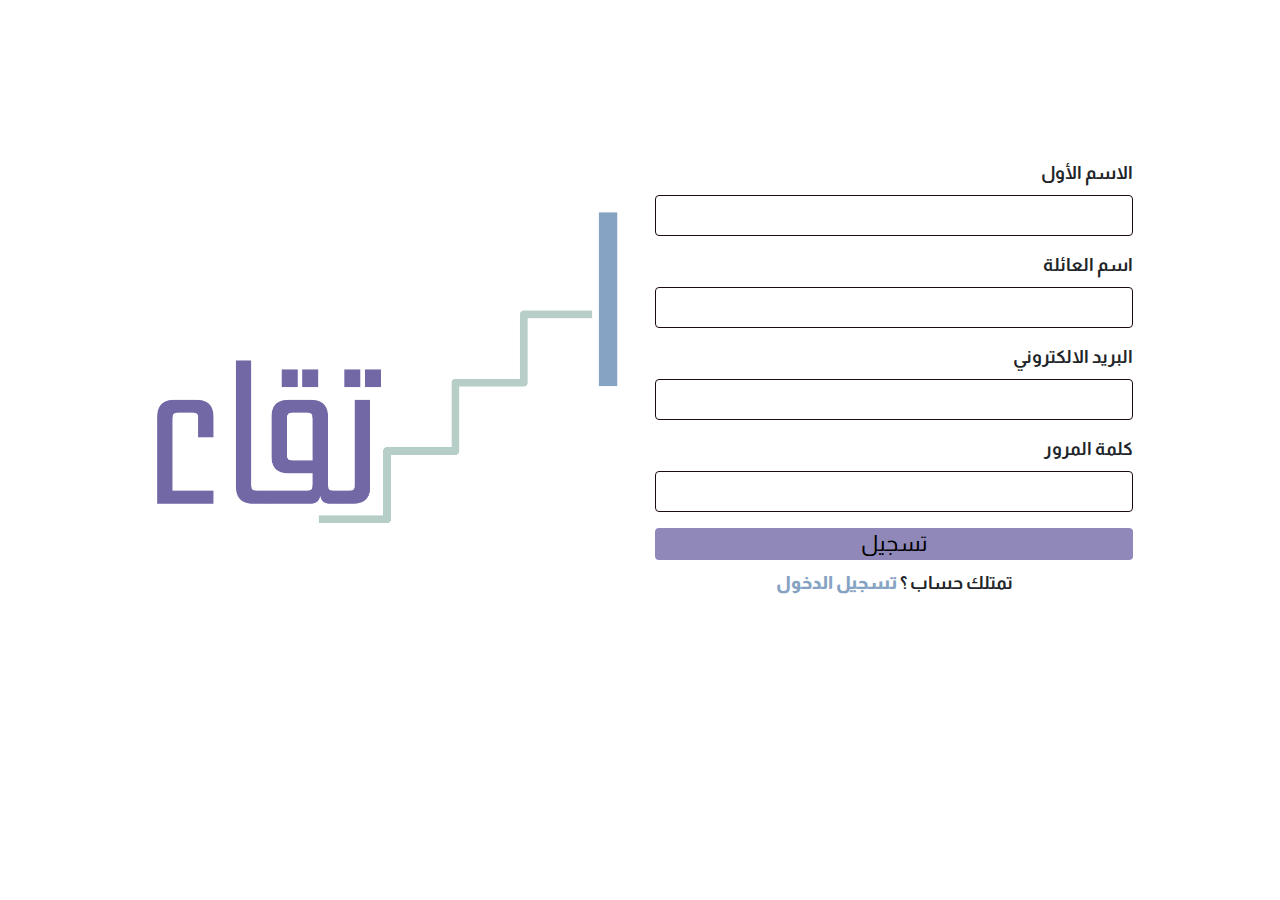
<file: code11/sign.html>
<!doctype html>
<html lang="en">

<head>
    <!-- Required meta tags -->
    <meta charset="utf-8">
    <meta name="viewport" content="width=device-width, initial-scale=1, shrink-to-fit=no">
    <link rel="icon" href="l.png.png" type="image/png">
    <!-- Bootstrap CSS -->
    <link rel="stylesheet" href="https://cdn.jsdelivr.net/npm/bootstrap@4.0.0/dist/css/bootstrap.min.css"
        integrity="sha384-Gn5384xqQ1aoWXA+058RXPxPg6fy4IWvTNh0E263XmFcJlSAwiGgFAW/dAiS6JXm" crossorigin="anonymous">

    <!-- Style -->
    <link rel="stylesheet" href="style.css">
    
    <title>تسجيل</title>
</head>
<!-- body -->

<body>
    <!-- container -->
    <div class="container" id="signup">
        <!-- row -->
        <div class="row text-right">
            <!-- col1 -->
            <div class="col-md-6 col-sm-6 col-lg-6 col-xl-6">
                <br>
                <br>
                <br>
                <img src="logo.png" alt="logo" id="logo">
            </div>
            <!-- col1 -->
            <div class="col-md-6 col-sm-6 col-lg-6 col-xl-6" id="signInfo">
                <form>
                    <!-- fname -->
                    <div class="form-group">
                        <label for="fname">الاسم الأول</label>
                        <input type="text" class="form-control" id="fname">
                    </div>

                    <!-- lname -->
                    <div class="form-group">
                        <label for="lname">اسم العائلة</label>
                        <input type="text" class="form-control" id="lname">
                    </div>
                    <!-- ID -->
                    <div class="form-group">
                        <label for="ID">البريد الالكتروني</label>
                        <input type="email" class="form-control" id="email">
                    </div>
                    <!-- Password -->
                    <div class="form-group">
                        <label for="Password">كلمة المرور</label>
                        <input type="password" class="form-control" id="Password">
                    </div>
                    <!--  -->
                    <input type="submit" value="تسجيل">
                    <!--  -->
                    <div class="herflogin">
                        تمتلك حساب ؟
                        <a href="login.html" id="si"><b> تسجيل الدخول</b></a>
                    </div>
                    <!--  -->
                </form>
            </div>

            <!--  -->
        </div>
    </div>


    <!-- ----------------------------------------------------------------------- -->
    <!-- Optional JavaScript -->
    <!-- jQuery first, then Popper.js, then Bootstrap JS -->
    <script src="https://code.jquery.com/jquery-3.2.1.slim.min.js"
        integrity="sha384-KJ3o2DKtIkvYIK3UENzmM7KCkRr/rE9/Qpg6aAZGJwFDMVNA/GpGFF93hXpG5KkN"
        crossorigin="anonymous"></script>
    <script src="https://cdn.jsdelivr.net/npm/popper.js@1.12.9/dist/umd/popper.min.js"
        integrity="sha384-ApNbgh9B+Y1QKtv3Rn7W3mgPxhU9K/ScQsAP7hUibX39j7fakFPskvXusvfa0b4Q"
        crossorigin="anonymous"></script>
    <script src="https://cdn.jsdelivr.net/npm/bootstrap@4.0.0/dist/js/bootstrap.min.js"
        integrity="sha384-JZR6Spejh4U02d8jOt6vLEHfe/JQGiRRSQQxSfFWpi1MquVdAyjUar5+76PVCmYl"
        crossorigin="anonymous"></script>
</body>
<!-- End body -->

</html>
</file>
<file: code11/style.css>
/* format all website */
@import url('https://fonts.googleapis.com/css2?family=Almarai&family=Changa:wght@300;400&display=swap');

* {
    font-family: 'Almarai', sans-serif;
    margin: 0;
    padding: 0;
    box-sizing: border-box;
    text-decoration: none;
    transition: .2s linear;

}

body {
    min-height: 100vh;
}

/* ----------------------------------------sign page------------------------------------ */
#logo {
    width: 100%;
}

#signup {
    padding: 7rem 6%;
    font-size: large;
    font-weight: bold;
}

#signInfo {
    padding-top: 3rem;
}

input[type=text],
input[type=email],
input[type=Password],
input[type=date],
select {
    text-align: right;
    font-size: large;
    border: 1px solid rgb(31, 13, 13);
}

.herflogin {
    text-align: center;
}

input[type=submit] {
    font-size: larger;
    width: 100%;
    background-color: #7268a6c9;
    border: none;
    border-radius: 4px;
    cursor: pointer;
}

input[type=submit]:hover {
    background-color: rgba(20, 37, 52, 0.369);
}


.herflogin {
    padding-top: 10px;
}


#si {
    color: #86A3C3;
}

/* ----------------------------------------navbar------------------------------------ */
.navbar {
    box-shadow: 0 2px 6px rgba(13, 13, 12, 0.062);
    font-size: larger;
}

/* -------------------------master----------------------------- */
#logoMasterPage {
    width: 80%;
}

.pMaster {
    font-size: larger;
    color: black;
    font-weight: normal;
    text-align: center;
}

.headingMaster {
    font-family: 'Courier New', Courier, monospace;
    font-size: 30px;
    padding-top: 90px;
    text-align: center;
    color: #144495;
}

#addstu {
    padding: 2rem 6%;
    font-size: large;
    font-weight: bold;
}

/* -----------------------------footer--------------------- */
.footer {
    background-color: 
    #b6cec73d;
    text-align: center;
    font-size: large;
    position: sticky;
    top: 100%;
}

.footer .credit {
    font-size: small;
    color: rgba(0, 0, 0, 0.496);

}
</file>
<file: code11/css/style.css>
/********** Template CSS **********/
:root {
    --primary: #7268A6;
    --light: #86a3c3;
    --dark: #616478;
}

.fw-medium {
    font-weight: 600 !important;
}

.fw-semi-bold {
    font-weight: 700 !important;
}

.back-to-top {
    position: fixed;
    display: none;
    right: 45px;
    bottom: 45px;
    z-index: 99;
    color: #b6c3d2;
}


/*** Spinner ***/
#spinner {
    opacity: 0;
    visibility: hidden;
    transition: opacity .5s ease-out, visibility 0s linear .5s;
    z-index: 99999;
}

#spinner.show {
    transition: opacity .5s ease-out, visibility 0s linear 0s;
    visibility: visible;
    opacity: 1;
}


/*** Button ***/
.btn {
    font-family: 'Nunito', sans-serif;
    font-weight: 600;
    transition: .5s;
   
}

.btn.btn-primary,
.btn.btn-secondary {
    color: #ffffff;
}

.btn-square {
    width: 38px;
    height: 38px;
    color: #4a438e;
}

.btn-sm-square {
    width: 32px;
    height: 32px;
}

.btn-lg-square {
    width: 48px;
    height: 48px;
}

.btn-square,
.btn-sm-square,
.btn-lg-square {
    padding: 0;
    display: flex;
    align-items: center;
    justify-content: center;
    font-weight: normal;
    border-radius: 0px;
}


/*** Navbar ***/
.navbar .dropdown-toggle::after {
    border: none;
    content: "\f107";
    font-family: "Font Awesome 5 Free";
    font-weight: 900;
    vertical-align: middle;
    margin-left: 8px;
}

.navbar-light .navbar-nav .nav-link {
    margin-right: 30px;
    padding: 25px 0;
    color: #FFFFFF;
    font-size: 15px;
    text-transform: uppercase;
    outline: none;
}

.navbar-light .navbar-nav .nav-link:hover,
.navbar-light .navbar-nav .nav-link.active {
    color: var(--primary);
}

@media (max-width: 991.98px) {
    .navbar-light .navbar-nav .nav-link  {
        margin-right: 0;
        padding: 10px 0;
    }

    .navbar-light .navbar-nav {
        border-top: 1px solid #EEEEEE;
    }
}

.navbar-light .navbar-brand,
.navbar-light a.btn {
    height: 75px;
}

.navbar-light .navbar-nav .nav-link {
    color: var(--dark);
    font-weight: 500;
}

.navbar-light.sticky-top {
    top: -100px;
    transition: .5s;
}

@media (min-width: 992px) {
    .navbar .nav-item .dropdown-menu {
        display: block;
        margin-top: 0;
        opacity: 0;
        visibility: hidden;
        transition: .5s;
    }

    .navbar .dropdown-menu.fade-down {
        top: 100%;
        transform: rotateX(-75deg);
        transform-origin: 0% 0%;
    }

    .navbar .nav-item:hover .dropdown-menu {
        top: 100%;
        transform: rotateX(0deg);
        visibility: visible;
        transition: .5s;
        opacity: 1;
    }
}


/*** Header carousel ***/
@media (max-width: 768px) {
    .header-carousel .owl-carousel-item {
        position: relative;
        min-height: 500px;
    }
    
    .header-carousel .owl-carousel-item img {
        position: absolute;
        width: 100%;
        height: 100%;
        object-fit: cover;
    }
}

.header-carousel .owl-nav {
    position: absolute;
    top: 50%;
    right: 8%;
    transform: translateY(-50%);
    display: flex;
    flex-direction: column;
}

.header-carousel .owl-nav .owl-prev,
.header-carousel .owl-nav .owl-next {
    margin: 7px 0;
    width: 45px;
    height: 45px;
    display: flex;
    align-items: center;
    justify-content: center;
    color: #FFFFFF;
    background: transparent;
    border: 1px solid #FFFFFF;
    font-size: 22px;
    transition: .5s;
}

.header-carousel .owl-nav .owl-prev:hover,
.header-carousel .owl-nav .owl-next:hover {
    background: var(--primary);
    border-color: var(--primary);
}

.page-header {/*linear-gradient(rgba(24, 29, 56, .7), rgba(24, 29, 56, .7)),**/
    background: url(../img/hero_section.png);
    background-position-x:150px;
    background-repeat: no-repeat;
    background-size:contain;
}

.page-header-inner {
    background: rgba(15, 23, 43, .7);
}

.breadcrumb-item + .breadcrumb-item::before {
    color: var(--light);
}


/*** Section Title ***/
.section-title {
    position: relative;
    display: inline-block;
    text-transform: uppercase;
}

.section-title::before {
    position: absolute;
    content: "";
    width: calc(100% + 80px);
    height: 2px;
    top: 4px;
    left: -40px;
    background: var(--primary);
    z-index: -1;
}

.section-title::after {
    position: absolute;
    content: "";
    width: calc(100% + 120px);
    height: 2px;
    bottom: 5px;
    left: -60px;
    background: var(--primary);
    z-index: -1;
}

.section-title.text-start::before {
    width: calc(100% + 40px);
    left: 0;
}

.section-title.text-start::after {
    width: calc(100% + 60px);
    left: 0;
}


/*** Service ***/
.service-item {
    background: var(--light);
    transition: .5s;
}

.service-item:hover {
    margin-top: -10px;
    background: var(--primary);
}

.service-item * {
    transition: .5s;
}

.service-item:hover * {
    color: var(--light) !important;
}


/*** Categories & Courses ***/
.category img,
.course-item img {
    transition: .5s;
}

.category a:hover img,
.course-item:hover img {
    transform: scale(1.1);
}


/*** Team ***/
.team-item img {
    transition: .5s;
}

.team-item:hover img {
    transform: scale(1.1);
}


/*** Testimonial ***/
.testimonial-carousel::before {
    position: absolute;
    content: "";
    top: 0;
    left: 0;
    height: 100%;
    width: 0;
    background: linear-gradient(to right, rgba(255, 255, 255, 1) 0%, rgba(255, 255, 255, 0) 100%);
    z-index: 1;
}

.testimonial-carousel::after {
    position: absolute;
    content: "";
    top: 0;
    right: 0;
    height: 100%;
    width: 0;
    background: linear-gradient(to left, rgba(255, 255, 255, 1) 0%, rgba(255, 255, 255, 0) 100%);
    z-index: 1;
}

@media (min-width: 768px) {
    .testimonial-carousel::before,
    .testimonial-carousel::after {
        width: 200px;
    }
}

@media (min-width: 992px) {
    .testimonial-carousel::before,
    .testimonial-carousel::after {
        width: 300px;
    }
}

.testimonial-carousel .owl-item .testimonial-text,
.testimonial-carousel .owl-item.center .testimonial-text * {
    transition: .5s;
}

.testimonial-carousel .owl-item.center .testimonial-text {
    background: var(--primary) !important;
}

.testimonial-carousel .owl-item.center .testimonial-text * {
    color: #FFFFFF !important;
}

.testimonial-carousel .owl-dots {
    margin-top: 24px;
    display: flex;
    align-items: flex-end;
    justify-content: center;
}

.testimonial-carousel .owl-dot {
    position: relative;
    display: inline-block;
    margin: 0 5px;
    width: 15px;
    height: 15px;
    border: 1px solid #CCCCCC;
    transition: .5s;
}

.testimonial-carousel .owl-dot.active {
    background: var(--primary);
    border-color: var(--primary);
}

.footer .btn.btn-socially {
    margin-right: 5px;
    width: 35px;
    height: 35px;
    display: flex;
    align-items: center;
    justify-content: center;
    color: var(--light);
    font-weight: normal;
    border: 1px solid #414f7c;
    border-radius: 35px;
    transition: .3s;
}

.footer .btn.btn-socially:hover {
    color: var(--primary);
}


/*** Footer ***/
.footer .btn.btn-social {
    margin-right: 5px;
    width: 35px;
    height: 35px;
    display: flex;
    align-items: center;
    justify-content: center;
    color: var(--light);
    font-weight: normal;
    border: 1px solid #FFFFFF;
    border-radius: 35px;
    transition: .3s;
}

.footer .btn.btn-social:hover {
    color: var(--primary);
}

.footer .btn.btn-link {
    display: block;
    margin-bottom: 5px;
    padding: 0;
    text-align: left;
    color: #FFFFFF;
    font-size: 15px;
    font-weight: normal;
    text-transform: capitalize;
    transition: .3s;
}

.footer .btn.btn-link::before {
    position: relative;
    content: "\f105";
    font-family: "Font Awesome 5 Free";
    font-weight: 900;
    margin-right: 10px;
}

.footer .btn.btn-link:hover {
    letter-spacing: 1px;
    box-shadow: none;
}

.footer .copyright {
    padding: 25px 0;
    font-size: 15px;
    border-top: 1px solid rgba(256, 256, 256, .1);
}

.footer .copyright a {
    color: var(--light);
}

.footer .footer-menu a {
    margin-right: 15px;
    padding-right: 15px;
    border-right: 1px solid rgba(255, 255, 255, .1);
}

.footer .footer-menu a:last-child {
    margin-right: 0;
    padding-right: 0;
    border-right: none;
}
</file>
<file: code11/css/styleAbout.css>
body{
    color: #6F8BA4;
    margin-top:20px;
}
.section {
    padding: 90px 0;
    position: relative;
}
.gray-bg {
    background-color: #f5f5f5;
}
.color-bg {
  background-color: #4c4081;
}
.AA1 {
  padding: 20px 0;
  position: relative;
}
.form-bg {
  background-color: #6B3074;
  background: url(../img/background.png);
    background-position-y:10px;
    background-repeat: no-repeat;
    background-size: 400px;
}
.form2-bg {
  background-color: #6B3074;
    background-position-y:200px;
    background-repeat: no-repeat;
    background-size: 300px;
}
img {
    max-width: 100%;
}
img {
    vertical-align: middle;
    border-style: none;
}
/* About Me 
---------------------*/
.about-text h3 {
  font-size: 45px;
  font-weight: 700;
  margin: 0 0 6px;
}
@media (max-width: 767px) {
  .about-text h3 {
    font-size: 35px;
  }
}
.about-text h6 {
  font-weight: 600;
  margin-bottom: 15px;
}
@media (max-width: 767px) {
  .about-text h6 {
    font-size: 18px;
  }
}
.about-text p {
  font-size: 18px;
  max-width: 540px;
}
.about-text p mark {
  font-weight: 600;
  color: #20247b;
}

.about-list {
  padding-top: 10px;
  align-content: flex-start;
}
.about-list .media {
  padding: 5px 0;
}
.about-list label {
  color: #20247b;
  font-weight: 600;
  width: 170px;
  margin: 0;
  text-align: right;
  position: relative;
}
/*.about-list label:after {
  content: "";
  position: absolute;
  top: 0;
  bottom: 0;
  right: 11px;
  width: 1px;
  height: 12px;
  background: #20247b;
  -moz-transform: rotate(15deg);
  -o-transform: rotate(15deg);
  -ms-transform: rotate(15deg);
  -webkit-transform: rotate(15deg);
  transform: rotate(15deg);
  margin: auto;
  opacity: 0.5;
}**/
.about-list p {
  margin: 0;
  font-size: 15px;
}

@media (max-width: 991px) {
  .about-avatar {
    margin-top: 30px;
  }
}

.about-section .counter {
  padding: 22px 14px;
  background: #ffffff;
  border-radius: 10px;
  box-shadow: 0 0 30px rgba(31, 45, 61, 0.125);
}
.about-section .counter .count-data {
  margin-top: 10px;
  margin-bottom: 10px;
}
.about-section .counter .count {
  font-weight: 700;
  color: #20247b;
  margin: 0 0 5px;
}
.about-section .counter p {
  font-weight: 600;
  margin: 0;
}
mark {
    background-image: linear-gradient(#86A3C3, #86a3c3);
    background-size: 100% 3px;
    background-repeat: no-repeat;
    background-position: 0 bottom;
    background-color: transparent;
    padding: 0;
    color: currentColor;
}
.theme-color {
    color: #86A3C3;
    text-align: right;
}
.dark-color {
    color: #20247b;
    text-align: right;
}
.headerApp {
  color: #fcf4ff;
  text-align: center;
  font-weight: 600;
}
/*the container must be positioned relative:*/
.custom-select {
  position: relative;
  width: 100px;
  margin-right: -100px;
  font-family: Arial;
  border-radius: 10px;
}

.custom-select select {
  display: none; /*hide original SELECT element:*/
  
}

.select-selected {
  background-color: #86A3C3;
  position: relative;
  margin-right: 20px;
}

/*style the arrow inside the select element:*/
.select-selected:after {
  
  position: absolute;
  content: "";
  top: 14px;
  right: 90px;
  width: 0;
  height: 0;
  border: 6px solid transparent;
  border-color: #fff transparent transparent transparent;
  border-radius: 10px;
}

/*point the arrow upwards when the select box is open (active):*/
.select-selected.select-arrow-active:after {
  border-color: transparent transparent #fff transparent;
  top: 7px;
}

/*style the items (options), including the selected item:*/
.select-items div,.select-selected {
  position: relative;
  margin-right: 0;
  color: #2b2839;
  padding: 8px 16px;
  border: 1px solid transparent;
  border-radius: 10px;
  border-color: transparent transparent rgba(0, 0, 0, 0.1) transparent;
  cursor: pointer;
  user-select: none;
}

/*style items (options):*/
.select-items {
  position: absolute;
  background-color: #ffffff;
  top: 100%;
  left: 0;
  right: 0;
  z-index: 99;
  border-radius: 10px;
}

/*hide the items when the select box is closed:*/
.select-hide {
  display: none;
}

.select-items div:hover, .same-as-selected {
  background-color: rgba(0, 0, 0, 0.1);
}
</file>
